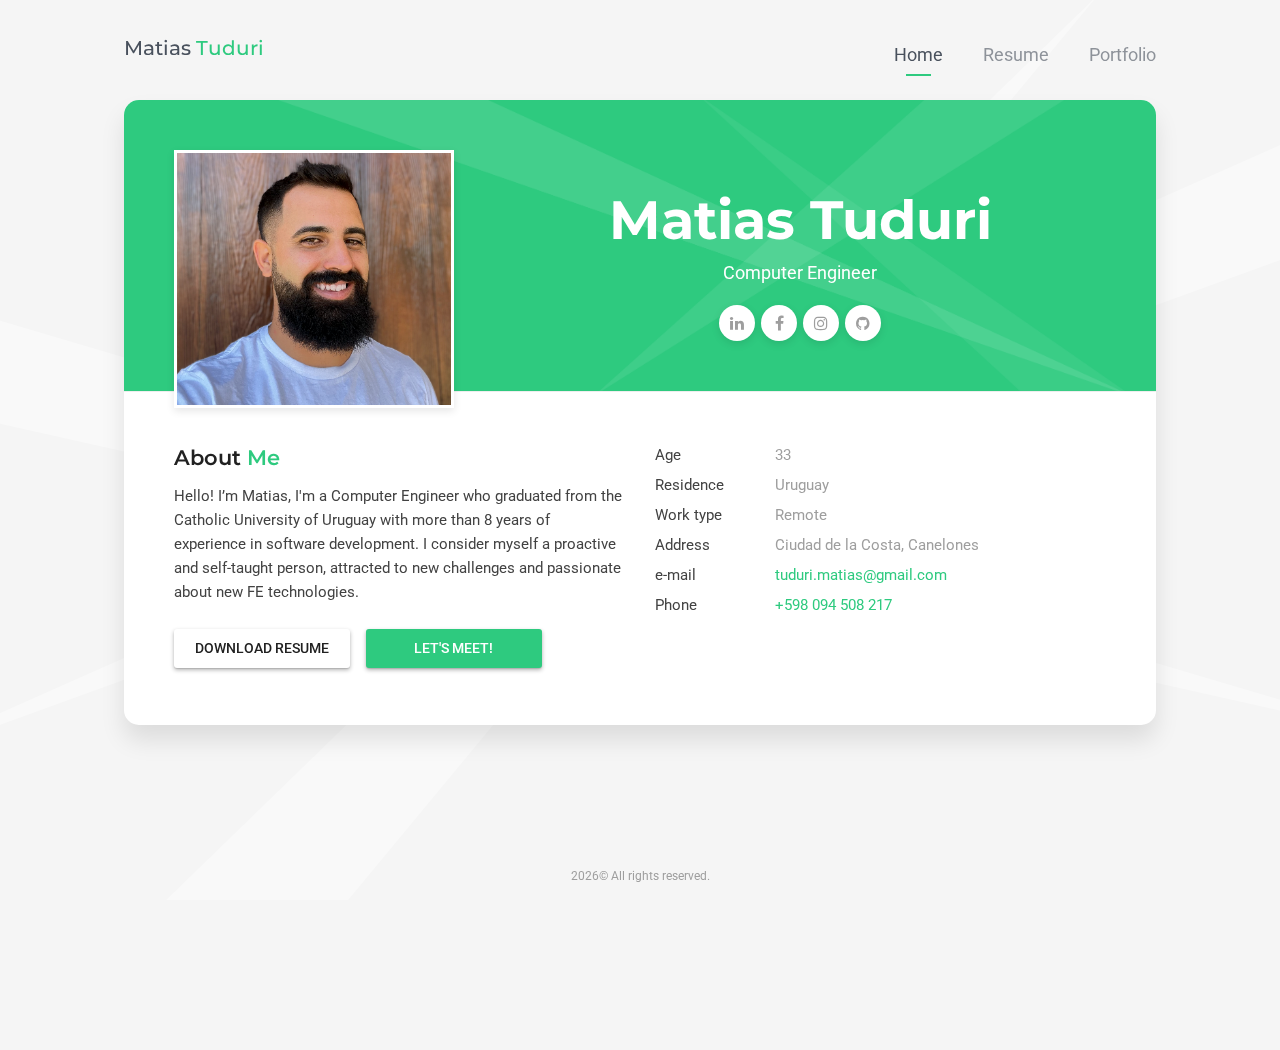
<file: index.html>
<!DOCTYPE html>
<html lang="en" class="no-js">

<head>
    <meta charset="UTF-8" />
    <meta http-equiv="X-UA-Compatible" content="IE=edge">
    <title>Matias Tudurí</title>
    <meta name="viewport" content="width=device-width, initial-scale=1, maximum-scale=1" />
    <meta name="description" content="Matías Tudurí Resume / CV " />
    <meta name="keywords" content="Matías, Tudurí, Engineer, Software, frontend, developer, CV, Resume" />
    <meta name="author" content="Matías, Tudurí" />
    <link rel="shortcut icon" href="favicon.ico">
    <link rel="stylesheet" href="css/bootstrap.min.css" type="text/css">
    <link rel="stylesheet" href="css/normalize.css" type="text/css">
    <link rel="stylesheet" href="css/animate.css" type="text/css">
    <link rel="stylesheet" href="css/transition-animations.css" type="text/css">
    <link rel="stylesheet" href="css/owl.carousel.css" type="text/css">
    <link rel="stylesheet" href="css/magnific-popup.css" type="text/css">
    <link rel="stylesheet" href="css/main-green.css" type="text/css">

    <script src="js/jquery-2.1.3.min.js"></script>
    <script src="js/modernizr.custom.js"></script>
</head>

<body class="material-template">
    <!-- Loading animation -->
    <div class="preloader">
        <div class="preloader-animation">
            <div class="preloader-spinner">
            </div>
        </div>
    </div>
    <!-- /Loading animation -->

    <div id="page" class="page">
        <!-- Header -->
        <header id="site_header" class="header mobile-menu-hide">
            <div class="header-content">
                <div class="site-title-block mobile-hidden">
                    <div class="site-title">Matias <span>Tuduri</span></div>
                </div>

                <!-- Navigation -->
                <div class="site-nav">
                    <!-- Main menu -->
                    <ul id="nav" class="site-main-menu">
                        <li>
                            <a class="pt-trigger" href="#home">Home</a>
                        </li>
                        <li>
                            <a class="pt-trigger" href="#resume">Resume</a>
                        </li>
                        <li>
                            <a class="pt-trigger" href="#portfolio">Portfolio</a>
                        </li>
                    </ul>
                    <!-- /Main menu -->
                </div>
                <!-- Navigation -->
            </div>
        </header>
        <!-- /Header -->

        <!-- Mobile Header -->
        <div class="mobile-header mobile-visible">
            <div class="mobile-logo-container">
                <div class="mobile-site-title">Matías Tudurí</div>
            </div>

            <a class="menu-toggle mobile-visible">
                <i class="fa fa-bars"></i>
            </a>
        </div>
        <!-- /Mobile Header -->

        <!-- Main Content -->
        <div id="main" class="site-main">
            <!-- Page changer wrapper -->
            <div class="pt-wrapper">
                <!-- Subpages -->
                <div class="subpages">

                    <!-- Home Subpage -->
                    <section class="pt-page" data-id="home">
                        <div class="section-inner start-page-content">
                            <div class="page-header">
                                <div class="row">
                                    <div class="col-sm-4 col-md-4 col-lg-4">
                                        <div class="photo">
                                            <img src="images/profile.png" alt="">
                                        </div>
                                    </div>

                                    <div class="col-sm-8 col-md-8 col-lg-8">
                                        <div class="title-block">
                                            <h1>Matias Tuduri</h1>
                                            <div class="owl-carousel text-rotation">
                                                <div class="item">
                                                    <div class="sp-subtitle">Computer Engineer</div>
                                                </div>
                                                <div class="item">
                                                    <div class="sp-subtitle">Lead Frontend Engineer</div>
                                                </div>
                                            </div>
                                        </div>

                                        <div class="social-links">
                                            <a href="https://www.linkedin.com/in/mat%C3%ADas-tudur%C3%AD-194b0488/"
                                                target="_blank"><i class="fa fa-linkedin"></i></a>
                                            <a href="https://www.facebook.com/Maa77" target="_blank"><i
                                                    class="fa fa-facebook"></i></a>
                                            <a href="https://www.instagram.com/matias_tuduri" target="_blank"><i
                                                    class="fa fa-instagram"></i></a>
                                            <a href="https://github.com/mtuduri" target="_blank"><i
                                                    class="fa fa-github"></i></a>
                                        </div>
                                    </div>
                                </div>
                            </div>

                            <div class="page-content">
                                <div class="row">

                                    <div class="col-sm-6 col-md-6 col-lg-6">
                                        <div class="about-me">
                                            <div class="block-title">
                                                <h3>About <span>Me</span></h3>
                                            </div>
                                            <p>Hello! I’m Matias, I'm a Computer Engineer who graduated from the
                                                Catholic University of Uruguay with more than 8 years of experience in
                                                software development. I consider myself a proactive and self-taught
                                                person, attracted to new challenges
                                                and passionate about new FE technologies.
                                            </p>
                                        </div>
                                        <div class="home-actions">
                                            <div class="download-resume">
                                                <a href="" class="btn btn-secondary">Download Resume</a>
                                            </div>
                                            <div class="lets-meet">
                                                <a href="https://calendly.com/tuduri-matias"
                                                    class="btn btn-primary">Let's
                                                    meet!</a>
                                            </div>
                                        </div>
                                    </div>

                                    <div class="col-sm-6 col-md-6 col-lg-6">
                                        <ul class="info-list">
                                            <li><span class="title">Age</span><span class="value" id="age"></span></li>
                                            <li><span class="title">Residence</span><span class="value">Uruguay</span>
                                            </li>
                                            <li><span class="title">Work type</span><span class="value">Remote</span>
                                            </li>
                                            <li><span class="title">Address</span><span class="value">Ciudad de la
                                                    Costa,
                                                    Canelones</span></li>
                                            <li><span class="title">e-mail</span><span class="value"><a
                                                        href="mailto:tuduri.matias@gmail.com">tuduri.matias@gmail.com</a></span>
                                            </li>
                                            <li><span class="title">Phone</span><span class="value"><a
                                                        href="https://api.whatsapp.com/send?phone=598094508217">+598 094
                                                        508 217</a></span>
                                            </li>
                                        </ul>
                                    </div>

                                </div>
                            </div>
                        </div>
                    </section>
                    <!-- End of Home Subpage -->

                    <!-- Resume Subpage -->
                    <section class="pt-page" data-id="resume">
                        <div class="section-inner custom-page-content">
                            <div class="page-header color-1">
                                <h2>Resume</h2>
                            </div>
                            <div class="page-content">

                                <div class="row">
                                    <div class="col-sm-6 col-md-6 col-lg-6">
                                        <div class="block">
                                            <div class="block-title">
                                                <h3>Education</h3>
                                            </div>

                                            <div class="timeline">
                                                <!-- Education 1 -->
                                                <div class="timeline-item">
                                                    <h4 class="item-title">Computer Engineer Degree</h4>
                                                    <span class="item-period">2011 - 2017</span>
                                                    <span class="item-small">Catholic University of Uruguay</span>
                                                    <p class="item-description">A solid technical, scientific and
                                                        management
                                                        training, which brings together the best practices at
                                                        international
                                                        level, with the capacity to act in diverse areas of computer
                                                        science, such as programming, analysis, design, resource
                                                        management
                                                        and management.</p>
                                                </div>
                                                <!-- / Education 1 -->

                                                <!-- Education 2 -->
                                                <div class="timeline-item">
                                                    <h4 class="item-title">Bachelor´s Degre</h4>
                                                    <span class="item-period">2011 - 2016</span>
                                                    <span class="item-small">Catholic University of Uruguay</span>
                                                    <p class="item-description">This career combines a strong training
                                                        in
                                                        Computer Science, especially in Programming and Software
                                                        Engineering, with a solid background in administration,
                                                        management
                                                        and business.</p>
                                                </div>
                                                <!-- / Education 2 -->

                                                <!-- Education 3 -->
                                                <div class="timeline-item">
                                                    <h4 class="item-title">University Degree</h4>
                                                    <span class="item-period">2011 - 2014</span>
                                                    <span class="item-small">Catholic University of Uruguay</span>
                                                    <p class="item-description">At the end of the third year of my
                                                        University career, I obtained the intermediate title.</p>
                                                </div>
                                                <!-- / Education 3 -->
                                            </div>
                                        </div>
                                    </div>

                                    <div class="col-sm-6 col-md-6 col-lg-6">
                                        <div class="block">
                                            <div class="block-title">
                                                <h3>Experience</h3>
                                            </div>

                                            <div class="timeline">
                                                <!-- Experience 1 -->
                                                <div class="timeline-item">
                                                    <h4 class="item-title">Frontend Engineer</h4>
                                                    <span class="item-period">Sep 2021 - Present</span>
                                                    <a href="https://trupropel.com/" target="_blank"><span
                                                            class="item-small">Truepropel</span></a>
                                                    <p class="item-description">
                                                        Trupropel is a software factory with a main focus on the
                                                        automotive industry.
                                                        <br>
                                                        <br>
                                                        At Trupropel I work as a Sr Frontend Engineer, contributing my
                                                        experience and knowledge in the automotive area, helping to
                                                        create the foundations of frontend projects, as well as helping
                                                        other frontend members grow and achieve their goals.
                                                    </p>
                                                </div>
                                                <!-- Experience 1 -->
                                                <!-- Experience 1 -->
                                                <div class="timeline-item">
                                                    <h4 class="item-title">Sr Frontend Engineer</h4>
                                                    <span class="item-period">Sep 2020 - Oct 2021</span>
                                                    <a href="https://ujet.cx/" target="_blank"><span
                                                            class="item-small">ujet.cx</span></a>
                                                    <p class="item-description">
                                                        UJET is a cloud contact center platform. UJET unifies the
                                                        enterprise
                                                        brand experience across sales, marketing, and support,
                                                        eliminating the frustration of channel switching between voice,
                                                        digital, and self-service for consumers.
                                                        <br>
                                                        <br>
                                                        Started as a Frontend Engineer and quickly promoted to Sr.
                                                        Frontend Engineer, In UJET I was a key member not only for the
                                                        maintenance of its platform but for the development of new
                                                        functionalities and continuous improvement of it.
                                                    </p>
                                                </div>
                                                <!-- Experience 1 -->
                                                <!-- Experience 1 -->
                                                <div class="timeline-item">
                                                    <h4 class="item-title">Lead Frontend Engineer</h4>
                                                    <span class="item-period">Oct 2017 - Aug 2020</span>
                                                    <a href="https://www.theappraisallane.com" target="_blank"><span
                                                            class="item-small">TheAppraisalLane</span></a>
                                                    <p class="item-description">
                                                        The Appraisal Lane is a real-time used car community and
                                                        marketplace. It allows consumers and dealers to submit used
                                                        vehicles for Guaranteed Appraisals.
                                                        <br>
                                                        <br>
                                                        In TAL I started working as a Sr Frontend Engineer and
                                                        gradually began to take team leadership responsibilities, taking
                                                        architecture decisions as well as working closely with each
                                                        member of my team, providing support and knowledge, constantly.
                                                        I also worked along with the product team and designers
                                                        providing guidance and advising them on how to approach new
                                                        product features.
                                                    </p>
                                                </div>
                                                <!-- Experience 1 -->
                                                <div class="timeline-item">
                                                    <h4 class="item-title">Full Stack Software Engineer</h4>
                                                    <span class="item-period">Mar 2017 - Mar 2019</span>
                                                    <a href="https://idatosabiertos.org/" target="_blank"><span
                                                            class="item-small">ILDA</span></a>
                                                    <p class="item-description">
                                                        ILDA is a project that seeks to understand and promote the
                                                        policies and use of open data in
                                                        Latin America.
                                                        <br>
                                                        <br>
                                                        At ILDA I wasn’t just a developer, I helped them to build the
                                                        organization from scratch, starting from its infrastructure and
                                                        applications up to provide advice and guidance to promote the
                                                        use of open data.
                                                    </p>
                                                </div>

                                                <div class="timeline">
                                                    <!-- Experience 1 -->
                                                    <div class="timeline-item">
                                                        <h4 class="item-title">Frontend Engineer</h4>
                                                        <span class="item-period">Mar 2016 - Oct 2017</span>
                                                        <a href="https://www.verifone.com/en/us" target="_blank"><span
                                                                class="item-small">Verifone</span></a>
                                                        <p class="item-description">
                                                            Verifone provides technology for electronic payment
                                                            transactions and value-added services at the point-of-sale.
                                                            <br>
                                                            <br>
                                                            Started as a Frontend Engineer, but attracted to technical
                                                            leadership.
                                                            At Verifone, I had my first opportunity to fully focus on
                                                            frontend development and become a leader.
                                                        </p>
                                                    </div>
                                                    <!-- / Experience 1 -->

                                                    <!-- Experience 2 -->
                                                    <div class="timeline-item">
                                                        <h4 class="item-title">Software Engineer</h4>
                                                        <span class="item-period">Feb 2015 - Mar 2016</span>
                                                        <a href="https://lithiumsoft.com/" target="_blank"><span
                                                                class="item-small">Lihtium
                                                                Software</span></a>
                                                        <p class="item-description">
                                                            Lithium is a software factory company focused on developing
                                                            high-value solutions.
                                                            <br>
                                                            <br>
                                                            At Lithium, I had the chance to be part of many projects as
                                                            well as learn different technologies.
                                                            I performed web and mobile development, with a special focus
                                                            on Business Process Management solutions.
                                                        </p>
                                                    </div>
                                                    <!-- / Experience 2 -->

                                                    <!-- Experience 3 -->
                                                    <div class="timeline-item">
                                                        <h4 class="item-title">Microsoft Student Partner</h4>
                                                        <span class="item-period">Aug 2014 - Jan 2017</span>
                                                        <a href="https://studentpartners.microsoft.com/en-us"
                                                            target="_blank"><span
                                                                class="item-small">Microsoft</span></a>
                                                        <p class="item-description">
                                                            Microsoft student sponsorship to study their latest
                                                            technologies and share that knowledge
                                                            among the academic community, arranging courses, giving
                                                            presentations and
                                                            initiating projects.
                                                        </p>
                                                    </div>
                                                    <!-- / Experience 3 -->
                                                </div>
                                            </div>
                                        </div>
                                    </div>

                                    <div class="row">
                                        <div class="col-sm-6 col-md-6 col-lg-6">
                                            <div class="block">
                                                <div class="block-title">
                                                    <h3>Coding <span>Skills</span></h3>
                                                </div>

                                                <div class="skills-info">

                                                    <h4>ReactJS</h4>
                                                    <div class="skill-container">
                                                        <div class="skill-percentage skill-6"></div>
                                                    </div>

                                                    <h4>React Native</h4>
                                                    <div class="skill-container">
                                                        <div class="skill-percentage skill-6"></div>
                                                    </div>

                                                    <h4>Angular</h4>
                                                    <div class="skill-container">
                                                        <div class="skill-percentage skill-6"></div>
                                                    </div>

                                                    <h4>AngularJS</h4>
                                                    <div class="skill-container">
                                                        <div class="skill-percentage skill-6"></div>
                                                    </div>

                                                    <h4>Ionic</h4>
                                                    <div class="skill-container">
                                                        <div class="skill-percentage skill-3"></div>
                                                    </div>

                                                    <h4>Vue</h4>
                                                    <div class="skill-container">
                                                        <div class="skill-percentage skill-3"></div>
                                                    </div>

                                                    <h4>JavaScript/TypeScript</h4>
                                                    <div class="skill-container">
                                                        <div class="skill-percentage skill-6"></div>
                                                    </div>

                                                    <h4>HTML5</h4>
                                                    <div class="skill-container">
                                                        <div class="skill-percentage skill-6"></div>
                                                    </div>

                                                    <h4>CSS3/LESS/SASS</h4>
                                                    <div class="skill-container">
                                                        <div class="skill-percentage skill-6"></div>
                                                    </div>

                                                    <h4>Webpack/Grunt/Gulp/Rollup</h4>
                                                    <div class="skill-container">
                                                        <div class="skill-percentage skill-6"></div>
                                                    </div>

                                                    <h4>NodeJS</h4>
                                                    <div class="skill-container">
                                                        <div class="skill-percentage skill-4"></div>
                                                    </div>

                                                    <h4>Ruby</h4>
                                                    <div class="skill-container">
                                                        <div class="skill-percentage skill-2"></div>
                                                    </div>

                                                    <h4>Python</h4>
                                                    <div class="skill-container">
                                                        <div class="skill-percentage skill-2"></div>
                                                    </div>

                                                </div>

                                            </div>
                                        </div>
                                        <div class="col-sm-6 col-md-6 col-lg-6">
                                            <div class="block">
                                                <div class="block-title">
                                                    <h3>General <span>Skills</span></h3>
                                                </div>

                                                <div class="skills-info">
                                                    <h4>Software architecture</h4>
                                                    <div class="skill-container">
                                                        <div class="skill-percentage skill-6"></div>
                                                    </div>

                                                    <h4>Team Leadership</h4>
                                                    <div class="skill-container">
                                                        <div class="skill-percentage skill-6"></div>
                                                    </div>

                                                    <h4>Agile development practices</h4>
                                                    <div class="skill-container">
                                                        <div class="skill-percentage skill-6"></div>
                                                    </div>
                                                </div>

                                            </div>

                                            <div class="block">
                                                <div class="block-title">
                                                    <h3>Other <span>Skills</span></h3>
                                                </div>

                                                <div class="skills-info">
                                                    <h4>Docker</h4>
                                                    <div class="skill-container">
                                                        <div class="skill-percentage skill-5"></div>
                                                    </div>

                                                    <h4>CI/CD</h4>
                                                    <div class="skill-container">
                                                        <div class="skill-percentage skill-5"></div>
                                                    </div>

                                                    <h4>Scripting</h4>
                                                    <div class="skill-container">
                                                        <div class="skill-percentage skill-3"></div>
                                                    </div>

                                                    <h4>AWS</h4>
                                                    <div class="skill-container">
                                                        <div class="skill-percentage skill-3"></div>
                                                    </div>

                                                    <h4>Heroku</h4>
                                                    <div class="skill-container">
                                                        <div class="skill-percentage skill-2"></div>
                                                    </div>

                                                    <h4>Windows Azure</h4>
                                                    <div class="skill-container">
                                                        <div class="skill-percentage skill-4"></div>
                                                    </div>
                                                </div>

                                            </div>
                                        </div>

                                    </div>

                                    <div class="row">
                                        <div class="col-sm-12 col-md-12 col-lg-12">
                                            <div class="block">
                                                <div class="center download-resume">
                                                    <a href="#" class="btn btn-secondary">Download Resume</a>
                                                </div>
                                            </div>
                                        </div>
                                    </div>

                                </div>
                            </div>
                    </section>
                    <!-- End of Resume Subpage -->

                    <!-- Portfolio Subpage -->
                    <section class="pt-page" data-id="portfolio">
                        <div class="section-inner custom-page-content">
                            <div class="page-header color-1">
                                <h2>Portfolio</h2>
                            </div>
                            <div class="page-content">

                                <!-- Portfolio Content -->
                                <div class="portfolio-content">

                                    <!-- Portfolio filter -->
                                    <ul id="portfolio_filters" class="portfolio-filters">
                                        <li class="active">
                                            <a class="filter btn btn-sm btn-link active" data-group="all">All</a>
                                        </li>
                                        <li>
                                            <a class="filter btn btn-sm btn-link" data-group="tp">TP</a>
                                        </li>
                                        <li>
                                            <a class="filter btn btn-sm btn-link" data-group="ujet">UJET</a>
                                        </li>
                                        <li>
                                            <a class="filter btn btn-sm btn-link" data-group="tal">TAL</a>
                                        </li>
                                        <li>
                                            <a class="filter btn btn-sm btn-link" data-group="ilda">ILDA</a>
                                        </li>
                                        <li>
                                            <a class="filter btn btn-sm btn-link" data-group="verifone">Verifone</a>
                                        </li>
                                        <li>
                                            <a class="filter btn btn-sm btn-link" data-group="lithium">Lithium</a>
                                        </li>
                                        <li>
                                            <a class="filter btn btn-sm btn-link" data-group="university">University</a>
                                        </li>
                                        <li>
                                            <a class="filter btn btn-sm btn-link" data-group="microsoft">Microsoft</a>
                                        </li>
                                    </ul>
                                    <!-- End of Portfolio filter -->

                                    <!-- Portfolio Grid -->
                                    <div id="portfolio_grid" class="portfolio-grid portfolio-masonry masonry-grid-3">

                                        <figure class="item" data-groups='["all", "ujet"]'>
                                            <a href="https://www.youtube.com/embed/tU8vJJO1J9E"
                                                class="lightbox mfp-iframe">
                                                <img src="images/portfolio/ujet.webp" alt="">
                                                <div>
                                                    <h5 class="name">CCaaS 3.0 - The World’s Most Advanced Contact
                                                        Center
                                                    </h5>
                                                    <small>ujet.cx</small>
                                                    <i class="fa fa-video-camera"></i>
                                                </div>
                                            </a>
                                        </figure>

                                        <figure class="item" data-groups='["all", "ilda"]'>
                                            <a class="ajax-page-load" href="atuservicio.html">
                                                <img src="images/portfolio/atuservicio.png" alt="">
                                                <div>
                                                    <h5 class="name">A Tu Servicio</h5>
                                                    <small>ILDA</small>
                                                    <i class="fa fa-link"></i>
                                                </div>
                                            </a>
                                        </figure>

                                        <figure class="item" data-groups='["all", "microsoft"]'>
                                            <a href="https://www.youtube.com/embed/MOGCBa88BDo"
                                                class="lightbox mfp-iframe">
                                                <img src="images/portfolio/webinar.jpg" alt="">
                                                <div>
                                                    <h5 class="name">Webinar Unity 3D</h5>
                                                    <small>Microsoft</small>
                                                    <i class="fa fa-video-camera"></i>
                                                </div>
                                            </a>
                                        </figure>

                                        <figure class="item" data-groups='["all", "lithium"]'>
                                            <a href="https://www.flokzu.com/">
                                                <img src="images/portfolio/flokzu.png" alt="">
                                                <div>
                                                    <h5 class="name">Flokzu</h5>
                                                    <small>Lithium</small>
                                                    <i class="fa fa-link"></i>
                                                </div>
                                            </a>
                                        </figure>

                                        <figure class="item" data-groups='["all","tp"]'>
                                            <a class="ajax-page-load" href="tradex.html">
                                                <img src="images/portfolio/tradex1.png" alt="">
                                                <div>
                                                    <h5 class="name">Tradex</h5>
                                                    <small>TP</small>
                                                    <i class="fa fa-link"></i>
                                                </div>
                                            </a>
                                        </figure>

                                        <figure class="item" data-groups='["all", "lithium"]'>
                                            <a href="https://www.integradoc.com/">
                                                <img src="images/portfolio/integradoc.png" alt="">
                                                <div>
                                                    <h5 class="name">Integradoc</h5>
                                                    <small>Lithium</small>
                                                    <i class="fa fa-link"></i>
                                                </div>
                                            </a>
                                        </figure>

                                        <figure class="item" data-groups='["all", "tal"]'>
                                            <a class="ajax-page-load" href="tal-admin.html">
                                                <img src="images/portfolio/admin.png" alt="">
                                                <div>
                                                    <h5 class="name">TAL Admin</h5>
                                                    <small>TAL</small>
                                                    <i class="fa fa-link"></i>
                                                </div>
                                            </a>
                                        </figure>

                                        <figure class="item" data-groups='["all", "university"]'>
                                            <a class="ajax-page-load" href="caras.html">
                                                <img src="images/portfolio/caras.png" alt="">
                                                <div>
                                                    <h5 class="name">Degree Project on Artificial Vision</h5>
                                                    <small>University</small>
                                                    <i class="fa fa-link"></i>
                                                </div>
                                            </a>
                                        </figure>

                                        <figure class="item" data-groups='["all",  "ilda"]'>
                                            <a class="ajax-page-load" href="condatos-abrelatam.html">
                                                <img src="images/portfolio/abrelatam.png" alt="">
                                                <div>
                                                    <h5 class="name">ConDatos & AbreLatam</h5>
                                                    <small>ILDA</small>
                                                    <i class="fa fa-link"></i>
                                                </div>
                                            </a>
                                        </figure>

                                        <figure class="item" data-groups='["all","verifone"]'>
                                            <a class="ajax-page-load" href="merchantportal.html">
                                                <img src="images/portfolio/merchantportal.png" alt="">
                                                <div>
                                                    <h5 class="name">Verifone Merchant Portal</h5>
                                                    <small>Verifone</small>
                                                    <i class="fa fa-file-text-o"></i>
                                                </div>
                                            </a>
                                        </figure>

                                        <figure class="item" data-groups='["all", "tal"]'>
                                            <a class="ajax-page-load" href="tal-dealers.html">
                                                <img src="images/portfolio/dealers.png" alt="">
                                                <div>buycon
                                                    <h5 class="name">TAL Dealers</h5>
                                                    <small>TAL</small>
                                                    <i class="fa fa-link"></i>
                                                </div>
                                            </a>
                                        </figure>

                                        <figure class="item" data-groups='["all", "tal"]'>
                                            <a class="ajax-page-load" href="tal-buyers.html">
                                                <img src="images/portfolio/buyers.png" alt="">
                                                <div>
                                                    <h5 class="name">TAL Buyers</h5>
                                                    <small>TAL</small>
                                                    <i class="fa fa-link"></i>
                                                </div>
                                            </a>
                                        </figure>

                                        <figure class="item" data-groups='["all", "tal"]'>
                                            <a class="ajax-page-load" href="tal-valuation.html">
                                                <img src="images/portfolio/valuation.png" alt="">
                                                <div>
                                                    <h5 class="name">TAL Valuation</h5>
                                                    <small>TAL</small>
                                                    <i class="fa fa-link"></i>
                                                </div>
                                            </a>
                                        </figure>

                                        <figure class="item" data-groups='["all","ilda"]'>
                                            <a class="ajax-page-load" href="riga.html">
                                                <img src="images/portfolio/riga.png" alt="">
                                                <div>
                                                    <h5 class="name">RIGA</h5>
                                                    <small>ILDA</small>
                                                    <i class="fa fa-link"></i>
                                                </div>
                                            </a>
                                        </figure>

                                        <figure class="item" data-groups='["all","tal"]'>
                                            <a class="ajax-page-load" href="tal-widget.html">
                                                <img src="images/portfolio/widget.png" alt="">
                                                <div>
                                                    <h5 class="name">TAL Widget</h5>
                                                    <small>TAL</small>
                                                    <i class="fa fa-link"></i>
                                                </div>
                                            </a>
                                        </figure>
                                    </div>
                                    <!-- /Portfolio Grid -->

                                </div>
                                <!-- /Portfolio Content -->
                            </div>
                        </div>
                    </section>
                    <!-- /Portfolio Subpage -->

                </div>
            </div>
            <!-- /Page changer wrapper -->
        </div>
        <!-- /Main Content -->
    </div>
    <footer>
        <div id="copyRight" class="copyrights">© All rights reserved.</div>
    </footer>

    <script type="text/javascript" src="js/bootstrap.min.js"></script>
    <script type="text/javascript" src="js/pages-switcher.js"></script>
    <script type="text/javascript" src="js/imagesloaded.pkgd.min.js"></script>
    <script type="text/javascript" src="js/jquery.shuffle.min.js"></script>
    <script type="text/javascript" src="js/masonry.pkgd.min.js"></script>
    <script type="text/javascript" src="js/owl.carousel.min.js"></script>
    <script type="text/javascript" src="js/jquery.magnific-popup.min.js"></script>
    <script type="text/javascript" src="js/jquery.hoverdir.js"></script>
    <script type="text/javascript" src="js/main.js"></script>
    <script>(function () {
            function getAge(dateString) {
                var today = new Date();
                var birthDate = new Date(dateString);
                var age = today.getFullYear() - birthDate.getFullYear();
                var m = today.getMonth() - birthDate.getMonth();
                if (m < 0 || (m === 0 && today.getDate() < birthDate.getDate())) {
                    age--;
                }
                return age;
            }
            function getYear() {
                var today = new Date();
                return today.getFullYear();
            }
            var myAge = getAge("12/05/1992");
            $('#age').text(myAge);
            var year = getYear();
            $('#copyRight').text(year + '© All rights reserved.')
        })()
    </script>
</body>

</html>
</file>
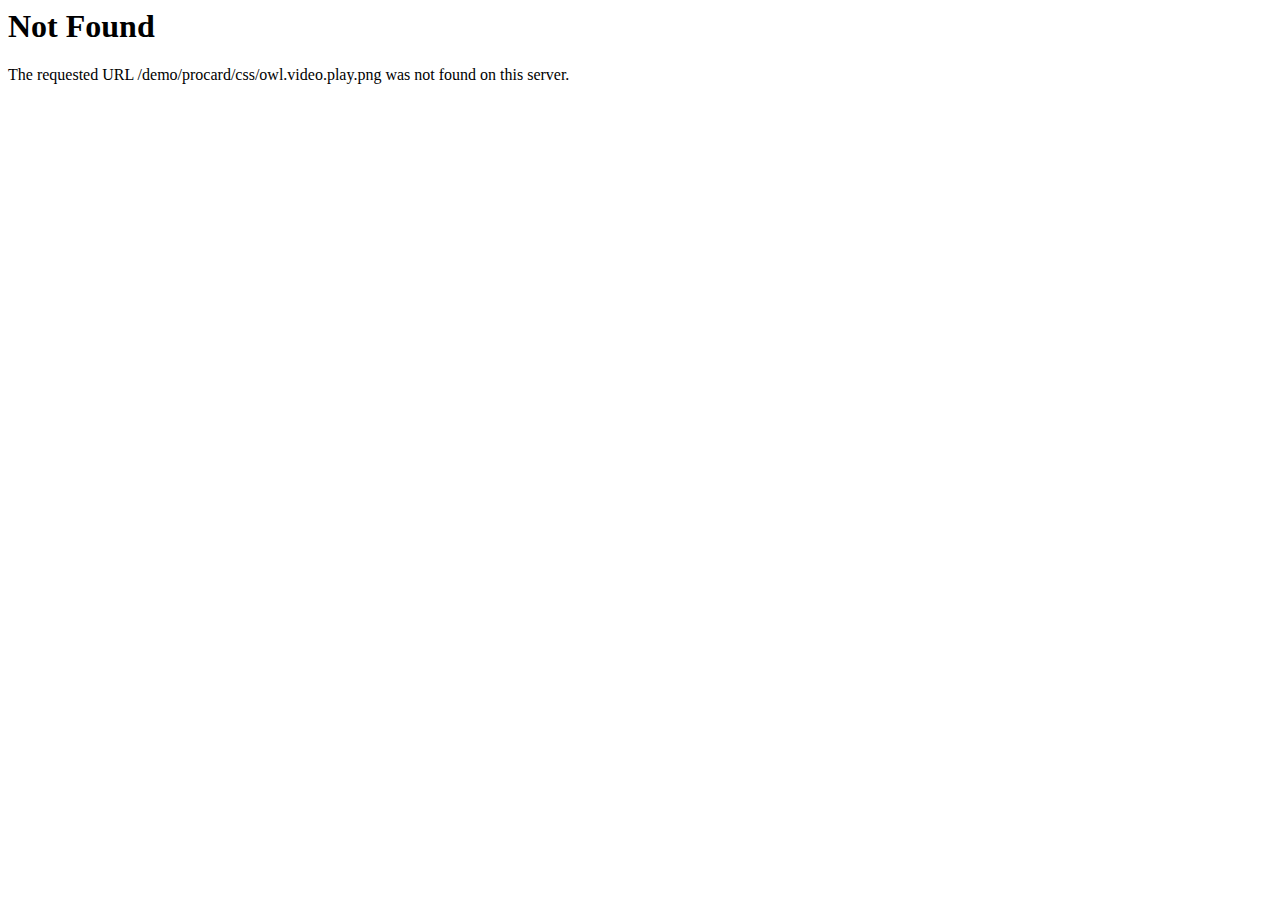
<file: css/owl.video.play.html>
<!DOCTYPE HTML PUBLIC "-//IETF//DTD HTML 2.0//EN">
<html><head>
<title>404 Not Found</title>
</head><body>
<h1>Not Found</h1>
<p>The requested URL /demo/procard/css/owl.video.play.png was not found on this server.</p>
</body></html>
</file>
<file: css/transition-animations.css>
/* animation sets */

/* move from / to  */

.pt-page-moveToLeft {
	-webkit-animation: moveToLeft .6s ease both;
	animation: moveToLeft .6s ease both;
}

.pt-page-moveFromLeft {
	-webkit-animation: moveFromLeft .6s ease both;
	animation: moveFromLeft .6s ease both;
}

.pt-page-moveToRight {
	-webkit-animation: moveToRight .6s ease both;
	animation: moveToRight .6s ease both;
}

.pt-page-moveFromRight {
	-webkit-animation: moveFromRight .6s ease both;
	animation: moveFromRight .6s ease both;
}

.pt-page-moveToTop {
	-webkit-animation: moveToTop .6s ease both;
	animation: moveToTop .6s ease both;
}

.pt-page-moveFromTop {
	-webkit-animation: moveFromTop .6s ease both;
	animation: moveFromTop .6s ease both;
}

.pt-page-moveToBottom {
	-webkit-animation: moveToBottom .6s ease both;
	animation: moveToBottom .6s ease both;
}

.pt-page-moveFromBottom {
	-webkit-animation: moveFromBottom .6s ease both;
	animation: moveFromBottom .6s ease both;
}

/* fade */

.pt-page-fade {
	-webkit-animation: fade .7s ease both;
	animation: fade .7s ease both;
}

/* move from / to and fade */

.pt-page-moveToLeftFade {
	-webkit-animation: moveToLeftFade .7s ease both;
	animation: moveToLeftFade .7s ease both;
}

.pt-page-moveFromLeftFade {
	-webkit-animation: moveFromLeftFade .7s ease both;
	animation: moveFromLeftFade .7s ease both;
}

.pt-page-moveToRightFade {
	-webkit-animation: moveToRightFade .7s ease both;
	animation: moveToRightFade .7s ease both;
}

.pt-page-moveFromRightFade {
	-webkit-animation: moveFromRightFade .7s ease both;
	animation: moveFromRightFade .7s ease both;
}

.pt-page-moveToTopFade {
	-webkit-animation: moveToTopFade .7s ease both;
	animation: moveToTopFade .7s ease both;
}

.pt-page-moveFromTopFade {
	-webkit-animation: moveFromTopFade .7s ease both;
	animation: moveFromTopFade .7s ease both;
}

.pt-page-moveToBottomFade {
	-webkit-animation: moveToBottomFade .7s ease both;
	animation: moveToBottomFade .7s ease both;
}

.pt-page-moveFromBottomFade {
	-webkit-animation: moveFromBottomFade .7s ease both;
	animation: moveFromBottomFade .7s ease both;
}

/* move to with different easing */

.pt-page-moveToLeftEasing {
	-webkit-animation: moveToLeft .7s ease-in-out both;
	animation: moveToLeft .7s ease-in-out both;
}
.pt-page-moveToRightEasing {
	-webkit-animation: moveToRight .7s ease-in-out both;
	animation: moveToRight .7s ease-in-out both;
}
.pt-page-moveToTopEasing {
	-webkit-animation: moveToTop .7s ease-in-out both;
	animation: moveToTop .7s ease-in-out both;
}
.pt-page-moveToBottomEasing {
	-webkit-animation: moveToBottom .7s ease-in-out both;
	animation: moveToBottom .7s ease-in-out both;
}

/********************************* keyframes **************************************/

/* move from / to  */

@-webkit-keyframes moveToLeft {
	from { }
	to { -webkit-transform: translateX(-100%); }
}
@keyframes moveToLeft {
	from { }
	to { -webkit-transform: translateX(-100%); transform: translateX(-100%); }
}

@-webkit-keyframes moveFromLeft {
	from { -webkit-transform: translateX(-100%); }
}
@keyframes moveFromLeft {
	from { -webkit-transform: translateX(-100%); transform: translateX(-100%); }
}

@-webkit-keyframes moveToRight { 
	from { }
	to { -webkit-transform: translateX(100%); }
}
@keyframes moveToRight { 
	from { }
	to { -webkit-transform: translateX(100%); transform: translateX(100%); }
}

@-webkit-keyframes moveFromRight {
	from { -webkit-transform: translateX(100%); }
}
@keyframes moveFromRight {
	from { -webkit-transform: translateX(100%); transform: translateX(100%); }
}

@-webkit-keyframes moveToTop {
	from { }
	to { -webkit-transform: translateY(-100%); }
}
@keyframes moveToTop {
	from { }
	to { -webkit-transform: translateY(-100%); transform: translateY(-100%); }
}

@-webkit-keyframes moveFromTop {
	from { -webkit-transform: translateY(-100%); }
}
@keyframes moveFromTop {
	from { -webkit-transform: translateY(-100%); transform: translateY(-100%); }
}

@-webkit-keyframes moveToBottom {
	from { }
	to { -webkit-transform: translateY(100%); }
}
@keyframes moveToBottom {
	from { }
	to { -webkit-transform: translateY(100%); transform: translateY(100%); }
}

@-webkit-keyframes moveFromBottom {
	from { -webkit-transform: translateY(100%); }
}
@keyframes moveFromBottom {
	from { -webkit-transform: translateY(100%); transform: translateY(100%); }
}

/* fade */

@-webkit-keyframes fade {
	from { }
	to { opacity: 0.3; }
}
@keyframes fade {
	from { }
	to { opacity: 0.3; }
}

/* move from / to and fade */

@-webkit-keyframes moveToLeftFade {
	from { }
	to { opacity: 0.3; -webkit-transform: translateX(-100%); }
}
@keyframes moveToLeftFade {
	from { }
	to { opacity: 0.3; -webkit-transform: translateX(-100%); transform: translateX(-100%); }
}

@-webkit-keyframes moveFromLeftFade {
	from { opacity: 0.3; -webkit-transform: translateX(-100%); }
}
@keyframes moveFromLeftFade {
	from { opacity: 0.3; -webkit-transform: translateX(-100%); transform: translateX(-100%); }
}

@-webkit-keyframes moveToRightFade {
	from { }
	to { opacity: 0.3; -webkit-transform: translateX(100%); }
}
@keyframes moveToRightFade {
	from { }
	to { opacity: 0.3; -webkit-transform: translateX(100%); transform: translateX(100%); }
}

@-webkit-keyframes moveFromRightFade {
	from { opacity: 0.3; -webkit-transform: translateX(100%); }
}
@keyframes moveFromRightFade {
	from { opacity: 0.3; -webkit-transform: translateX(100%); transform: translateX(100%); }
}

@-webkit-keyframes moveToTopFade {
	from { }
	to { opacity: 0.3; -webkit-transform: translateY(-100%); }
}
@keyframes moveToTopFade {
	from { }
	to { opacity: 0.3; -webkit-transform: translateY(-100%); transform: translateY(-100%); }
}

@-webkit-keyframes moveFromTopFade {
	from { opacity: 0.3; -webkit-transform: translateY(-100%); }
}
@keyframes moveFromTopFade {
	from { opacity: 0.3; -webkit-transform: translateY(-100%); transform: translateY(-100%); }
}

@-webkit-keyframes moveToBottomFade {
	from { }
	to { opacity: 0.3; -webkit-transform: translateY(100%); }
}
@keyframes moveToBottomFade {
	from { }
	to { opacity: 0.3; -webkit-transform: translateY(100%); transform: translateY(100%); }
}

@-webkit-keyframes moveFromBottomFade {
	from { opacity: 0.3; -webkit-transform: translateY(100%); }
}
@keyframes moveFromBottomFade {
	from { opacity: 0.3; -webkit-transform: translateY(100%); transform: translateY(100%); }
}

/* scale and fade */

.pt-page-scaleDown {
	-webkit-animation: scaleDown .7s ease both;
	animation: scaleDown .7s ease both;
}

.pt-page-scaleUp {
	-webkit-animation: scaleUp .7s ease both;
	animation: scaleUp .7s ease both;
}

.pt-page-scaleUpDown {
	-webkit-animation: scaleUpDown .5s ease both;
	animation: scaleUpDown .5s ease both;
}

.pt-page-scaleDownUp {
	-webkit-animation: scaleDownUp .5s ease both;
	animation: scaleDownUp .5s ease both;
}

.pt-page-scaleDownCenter {
	-webkit-animation: scaleDownCenter .4s ease-in both;
	animation: scaleDownCenter .4s ease-in both;
}

.pt-page-scaleUpCenter {
	-webkit-animation: scaleUpCenter .4s ease-out both;
	animation: scaleUpCenter .4s ease-out both;
}

/********************************* keyframes **************************************/

/* scale and fade */

@-webkit-keyframes scaleDown {
	from { }
	to { opacity: 0; -webkit-transform: scale(.8); }
}
@keyframes scaleDown {
	from { }
	to { opacity: 0; -webkit-transform: scale(.8); transform: scale(.8); }
}

@-webkit-keyframes scaleUp {
	from { opacity: 0; -webkit-transform: scale(.8); }
}
@keyframes scaleUp {
	from { opacity: 0; -webkit-transform: scale(.8); transform: scale(.8); }
}

@-webkit-keyframes scaleUpDown {
	from { opacity: 0; -webkit-transform: scale(1.2); }
}
@keyframes scaleUpDown {
	from { opacity: 0; -webkit-transform: scale(1.2); transform: scale(1.2); }
}

@-webkit-keyframes scaleDownUp {
	from { }
	to { opacity: 0; -webkit-transform: scale(1.2); }
}
@keyframes scaleDownUp {
	from { }
	to { opacity: 0; -webkit-transform: scale(1.2); transform: scale(1.2); }
}

@-webkit-keyframes scaleDownCenter {
	from { }
	to { opacity: 0; -webkit-transform: scale(.7); }
}
@keyframes scaleDownCenter {
	from { }
	to { opacity: 0; -webkit-transform: scale(.7); transform: scale(.7); }
}

@-webkit-keyframes scaleUpCenter {
	from { opacity: 0; -webkit-transform: scale(.7); }
}
@keyframes scaleUpCenter {
	from { opacity: 0; -webkit-transform: scale(.7); transform: scale(.7); }
}

/* rotate sides first and scale */

.pt-page-rotateRightSideFirst {
	-webkit-transform-origin: 0% 50%;
	transform-origin: 0% 50%;
	-webkit-animation: rotateRightSideFirst .8s both ease-in;
	animation: rotateRightSideFirst .8s both ease-in;
}
.pt-page-rotateLeftSideFirst {
	-webkit-transform-origin: 100% 50%;
	transform-origin: 100% 50%;
	-webkit-animation: rotateLeftSideFirst .8s both ease-in;
	animation: rotateLeftSideFirst .8s both ease-in;
}
.pt-page-rotateTopSideFirst {
	-webkit-transform-origin: 50% 100%;
	transform-origin: 50% 100%;
	-webkit-animation: rotateTopSideFirst .8s both ease-in;
	animation: rotateTopSideFirst .8s both ease-in;
}
.pt-page-rotateBottomSideFirst {
	-webkit-transform-origin: 50% 0%;
	transform-origin: 50% 0%;
	-webkit-animation: rotateBottomSideFirst .8s both ease-in;
	animation: rotateBottomSideFirst .8s both ease-in;
}

/* flip */

.pt-page-flipOutRight {
	-webkit-transform-origin: 50% 50%;
	transform-origin: 50% 50%;
	-webkit-animation: flipOutRight .5s both ease-in;
	animation: flipOutRight .5s both ease-in;
}
.pt-page-flipInLeft {
	-webkit-transform-origin: 50% 50%;
	transform-origin: 50% 50%;
	-webkit-animation: flipInLeft .5s both ease-out;
	animation: flipInLeft .5s both ease-out;
}
.pt-page-flipOutLeft {
	-webkit-transform-origin: 50% 50%;
	transform-origin: 50% 50%;
	-webkit-animation: flipOutLeft .5s both ease-in;
	animation: flipOutLeft .5s both ease-in;
}
.pt-page-flipInRight {
	-webkit-transform-origin: 50% 50%;
	transform-origin: 50% 50%;
	-webkit-animation: flipInRight .5s both ease-out;
	animation: flipInRight .5s both ease-out;
}
.pt-page-flipOutTop {
	-webkit-transform-origin: 50% 50%;
	transform-origin: 50% 50%;
	-webkit-animation: flipOutTop .5s both ease-in;
	animation: flipOutTop .5s both ease-in;
}
.pt-page-flipInBottom {
	-webkit-transform-origin: 50% 50%;
	transform-origin: 50% 50%;
	-webkit-animation: flipInBottom .5s both ease-out;
	animation: flipInBottom .5s both ease-out;
}
.pt-page-flipOutBottom {
	-webkit-transform-origin: 50% 50%;
	transform-origin: 50% 50%;
	-webkit-animation: flipOutBottom .5s both ease-in;
	animation: flipOutBottom .5s both ease-in;
}
.pt-page-flipInTop {
	-webkit-transform-origin: 50% 50%;
	transform-origin: 50% 50%;
	-webkit-animation: flipInTop .5s both ease-out;
	animation: flipInTop .5s both ease-out;
}

/* rotate fall */

.pt-page-rotateFall {
	-webkit-transform-origin: 0% 0%;
	transform-origin: 0% 0%;
	-webkit-animation: rotateFall 1s both ease-in;
	animation: rotateFall 1s both ease-in;
}

/* rotate newspaper */
.pt-page-rotateOutNewspaper {
	-webkit-transform-origin: 50% 50%;
	transform-origin: 50% 50%;
	-webkit-animation: rotateOutNewspaper .5s both ease-in;
	animation: rotateOutNewspaper .5s both ease-in;
}
.pt-page-rotateInNewspaper {
	-webkit-transform-origin: 50% 50%;
	transform-origin: 50% 50%;
	-webkit-animation: rotateInNewspaper .5s both ease-out;
	animation: rotateInNewspaper .5s both ease-out;
}

/* push */
.pt-page-rotatePushLeft {
	-webkit-transform-origin: 0% 50%;
	transform-origin: 0% 50%;
	-webkit-animation: rotatePushLeft .8s both ease;
	animation: rotatePushLeft .8s both ease;
}
.pt-page-rotatePushRight {
	-webkit-transform-origin: 100% 50%;
	transform-origin: 100% 50%;
	-webkit-animation: rotatePushRight .8s both ease;
	animation: rotatePushRight .8s both ease;
}
.pt-page-rotatePushTop {
	-webkit-transform-origin: 50% 0%;
	transform-origin: 50% 0%;
	-webkit-animation: rotatePushTop .8s both ease;
	animation: rotatePushTop .8s both ease;
}
.pt-page-rotatePushBottom {
	-webkit-transform-origin: 50% 100%;
	transform-origin: 50% 100%;
	-webkit-animation: rotatePushBottom .8s both ease;
	animation: rotatePushBottom .8s both ease;
}

/* pull */
.pt-page-rotatePullRight {
	-webkit-transform-origin: 100% 50%;
	transform-origin: 100% 50%;
	-webkit-animation: rotatePullRight .5s both ease;
	animation: rotatePullRight .5s both ease;
}
.pt-page-rotatePullLeft {
	-webkit-transform-origin: 0% 50%;
	transform-origin: 0% 50%;
	-webkit-animation: rotatePullLeft .5s both ease;
	animation: rotatePullLeft .5s both ease;
}
.pt-page-rotatePullTop {
	-webkit-transform-origin: 50% 0%;
	transform-origin: 50% 0%;
	-webkit-animation: rotatePullTop .5s both ease;
	animation: rotatePullTop .5s both ease;
}
.pt-page-rotatePullBottom {
	-webkit-transform-origin: 50% 100%;
	transform-origin: 50% 100%;
	-webkit-animation: rotatePullBottom .5s both ease;
	animation: rotatePullBottom .5s both ease;
}

/* fold */
.pt-page-rotateFoldRight {
	-webkit-transform-origin: 0% 50%;
	transform-origin: 0% 50%;
	-webkit-animation: rotateFoldRight .7s both ease;
	animation: rotateFoldRight .7s both ease;
}
.pt-page-rotateFoldLeft {
	-webkit-transform-origin: 100% 50%;
	transform-origin: 100% 50%;
	-webkit-animation: rotateFoldLeft .7s both ease;
	animation: rotateFoldLeft .7s both ease;
}
.pt-page-rotateFoldTop {
	-webkit-transform-origin: 50% 100%;
	transform-origin: 50% 100%;
	-webkit-animation: rotateFoldTop .7s both ease;
	animation: rotateFoldTop .7s both ease;
}
.pt-page-rotateFoldBottom {
	-webkit-transform-origin: 50% 0%;
	transform-origin: 50% 0%;
	-webkit-animation: rotateFoldBottom .7s both ease;
	animation: rotateFoldBottom .7s both ease;
}

/* unfold */
.pt-page-rotateUnfoldLeft {
	-webkit-transform-origin: 100% 50%;
	transform-origin: 100% 50%;
	-webkit-animation: rotateUnfoldLeft .7s both ease;
	animation: rotateUnfoldLeft .7s both ease;
}
.pt-page-rotateUnfoldRight {
	-webkit-transform-origin: 0% 50%;
	transform-origin: 0% 50%;
	-webkit-animation: rotateUnfoldRight .7s both ease;
	animation: rotateUnfoldRight .7s both ease;
}
.pt-page-rotateUnfoldTop {
	-webkit-transform-origin: 50% 100%;
	transform-origin: 50% 100%;
	-webkit-animation: rotateUnfoldTop .7s both ease;
	animation: rotateUnfoldTop .7s both ease;
}
.pt-page-rotateUnfoldBottom {
	-webkit-transform-origin: 50% 0%;
	transform-origin: 50% 0%;
	-webkit-animation: rotateUnfoldBottom .7s both ease;
	animation: rotateUnfoldBottom .7s both ease;
}

/* room walls */
.pt-page-rotateRoomLeftOut {
	-webkit-transform-origin: 100% 50%;
	transform-origin: 100% 50%;
	-webkit-animation: rotateRoomLeftOut .8s both ease;
	animation: rotateRoomLeftOut .8s both ease;
}
.pt-page-rotateRoomLeftIn {
	-webkit-transform-origin: 0% 50%;
	transform-origin: 0% 50%;
	-webkit-animation: rotateRoomLeftIn .8s both ease;
	animation: rotateRoomLeftIn .8s both ease;
}
.pt-page-rotateRoomRightOut {
	-webkit-transform-origin: 0% 50%;
	transform-origin: 0% 50%;
	-webkit-animation: rotateRoomRightOut .8s both ease;
	animation: rotateRoomRightOut .8s both ease;
}
.pt-page-rotateRoomRightIn {
	-webkit-transform-origin: 100% 50%;
	transform-origin: 100% 50%;
	-webkit-animation: rotateRoomRightIn .8s both ease;
	animation: rotateRoomRightIn .8s both ease;
}
.pt-page-rotateRoomTopOut {
	-webkit-transform-origin: 50% 100%;
	transform-origin: 50% 100%;
	-webkit-animation: rotateRoomTopOut .8s both ease;
	animation: rotateRoomTopOut .8s both ease;
}
.pt-page-rotateRoomTopIn {
	-webkit-transform-origin: 50% 0%;
	transform-origin: 50% 0%;
	-webkit-animation: rotateRoomTopIn .8s both ease;
	animation: rotateRoomTopIn .8s both ease;
}
.pt-page-rotateRoomBottomOut {
	-webkit-transform-origin: 50% 0%;
	transform-origin: 50% 0%;
	-webkit-animation: rotateRoomBottomOut .8s both ease;
	animation: rotateRoomBottomOut .8s both ease;
}
.pt-page-rotateRoomBottomIn {
	-webkit-transform-origin: 50% 100%;
	transform-origin: 50% 100%;
	-webkit-animation: rotateRoomBottomIn .8s both ease;
	animation: rotateRoomBottomIn .8s both ease;
}

/* cube */
.pt-page-rotateCubeLeftOut {
	-webkit-transform-origin: 100% 50%;
	transform-origin: 100% 50%;
	-webkit-animation: rotateCubeLeftOut .6s both ease-in;
	animation: rotateCubeLeftOut .6s both ease-in;
}
.pt-page-rotateCubeLeftIn {
	-webkit-transform-origin: 0% 50%;
	transform-origin: 0% 50%;
	-webkit-animation: rotateCubeLeftIn .6s both ease-in;
	animation: rotateCubeLeftIn .6s both ease-in;
}
.pt-page-rotateCubeRightOut {
	-webkit-transform-origin: 0% 50%;
	transform-origin: 0% 50%;
	-webkit-animation: rotateCubeRightOut .6s both ease-in;
	animation: rotateCubeRightOut .6s both ease-in;
}
.pt-page-rotateCubeRightIn {
	-webkit-transform-origin: 100% 50%;
	transform-origin: 100% 50%;
	-webkit-animation: rotateCubeRightIn .6s both ease-in;
	animation: rotateCubeRightIn .6s both ease-in;
}
.pt-page-rotateCubeTopOut {
	-webkit-transform-origin: 50% 100%;
	transform-origin: 50% 100%;
	-webkit-animation: rotateCubeTopOut .6s both ease-in;
	animation: rotateCubeTopOut .6s both ease-in;
}
.pt-page-rotateCubeTopIn {
	-webkit-transform-origin: 50% 0%;
	transform-origin: 50% 0%;
	-webkit-animation: rotateCubeTopIn .6s both ease-in;
	animation: rotateCubeTopIn .6s both ease-in;
}
.pt-page-rotateCubeBottomOut {
	-webkit-transform-origin: 50% 0%;
	transform-origin: 50% 0%;
	-webkit-animation: rotateCubeBottomOut .6s both ease-in;
	animation: rotateCubeBottomOut .6s both ease-in;
}
.pt-page-rotateCubeBottomIn {
	-webkit-transform-origin: 50% 100%;
	transform-origin: 50% 100%;
	-webkit-animation: rotateCubeBottomIn .6s both ease-in;
	animation: rotateCubeBottomIn .6s both ease-in;
}

/* carousel */
.pt-page-rotateCarouselLeftOut {
	-webkit-transform-origin: 100% 50%;
	transform-origin: 100% 50%;
	-webkit-animation: rotateCarouselLeftOut .8s both ease;
	animation: rotateCarouselLeftOut .8s both ease;
}
.pt-page-rotateCarouselLeftIn {
	-webkit-transform-origin: 0% 50%;
	transform-origin: 0% 50%;
	-webkit-animation: rotateCarouselLeftIn .8s both ease;
	animation: rotateCarouselLeftIn .8s both ease;
}
.pt-page-rotateCarouselRightOut {
	-webkit-transform-origin: 0% 50%;
	transform-origin: 0% 50%;
	-webkit-animation: rotateCarouselRightOut .8s both ease;
	animation: rotateCarouselRightOut .8s both ease;
}
.pt-page-rotateCarouselRightIn {
	-webkit-transform-origin: 100% 50%;
	transform-origin: 100% 50%;
	-webkit-animation: rotateCarouselRightIn .8s both ease;
	animation: rotateCarouselRightIn .8s both ease;
}
.pt-page-rotateCarouselTopOut {
	-webkit-transform-origin: 50% 100%;
	transform-origin: 50% 100%;
	-webkit-animation: rotateCarouselTopOut .8s both ease;
	animation: rotateCarouselTopOut .8s both ease;
}
.pt-page-rotateCarouselTopIn {
	-webkit-transform-origin: 50% 0%;
	transform-origin: 50% 0%;
	-webkit-animation: rotateCarouselTopIn .8s both ease;
	animation: rotateCarouselTopIn .8s both ease;
}
.pt-page-rotateCarouselBottomOut {
	-webkit-transform-origin: 50% 0%;
	transform-origin: 50% 0%;
	-webkit-animation: rotateCarouselBottomOut .8s both ease;
	animation: rotateCarouselBottomOut .8s both ease;
}
.pt-page-rotateCarouselBottomIn {
	-webkit-transform-origin: 50% 100%;
	transform-origin: 50% 100%;
	-webkit-animation: rotateCarouselBottomIn .8s both ease;
	animation: rotateCarouselBottomIn .8s both ease;
}

/* sides */
.pt-page-rotateSidesOut {
	-webkit-transform-origin: -50% 50%;
	transform-origin: -50% 50%;
	-webkit-animation: rotateSidesOut .5s both ease-in;
	animation: rotateSidesOut .5s both ease-in;
}
.pt-page-rotateSidesIn {
	-webkit-transform-origin: 150% 50%;
	transform-origin: 150% 50%;
	-webkit-animation: rotateSidesIn .5s both ease-out;
	animation: rotateSidesIn .5s both ease-out;
}

/* slide */
.pt-page-rotateSlideOut {
	-webkit-animation: rotateSlideOut 1s both ease;
	animation: rotateSlideOut 1s both ease;
}
.pt-page-rotateSlideIn {
	-webkit-animation: rotateSlideIn 1s both ease;
	animation: rotateSlideIn 1s both ease;
}

/********************************* keyframes **************************************/

/* rotate sides first and scale */

@-webkit-keyframes rotateRightSideFirst {
	0% { }
	40% { -webkit-transform: rotateY(15deg); opacity: .8; -webkit-animation-timing-function: ease-out; }
	100% { -webkit-transform: scale(0.8) translateZ(-200px); opacity:0; }
}
@keyframes rotateRightSideFirst {
	0% { }
	40% { -webkit-transform: rotateY(15deg); transform: rotateY(15deg); opacity: .8; -webkit-animation-timing-function: ease-out; animation-timing-function: ease-out; }
	100% { -webkit-transform: scale(0.8) translateZ(-200px); transform: scale(0.8) translateZ(-200px); opacity:0; }
}

@-webkit-keyframes rotateLeftSideFirst {
	0% { }
	40% { -webkit-transform: rotateY(-15deg); opacity: .8; -webkit-animation-timing-function: ease-out; }
	100% { -webkit-transform: scale(0.8) translateZ(-200px); opacity:0; }
}
@keyframes rotateLeftSideFirst {
	0% { }
	40% { -webkit-transform: rotateY(-15deg); transform: rotateY(-15deg); opacity: .8; -webkit-animation-timing-function: ease-out; animation-timing-function: ease-out; }
	100% { -webkit-transform: scale(0.8) translateZ(-200px); transform: scale(0.8) translateZ(-200px); opacity:0; }
}

@-webkit-keyframes rotateTopSideFirst {
	0% { }
	40% { -webkit-transform: rotateX(15deg); opacity: .8; -webkit-animation-timing-function: ease-out; }
	100% { -webkit-transform: scale(0.8) translateZ(-200px); opacity:0; }
}
@keyframes rotateTopSideFirst {
	0% { }
	40% { -webkit-transform: rotateX(15deg); transform: rotateX(15deg); opacity: .8; -webkit-animation-timing-function: ease-out; animation-timing-function: ease-out; }
	100% { -webkit-transform: scale(0.8) translateZ(-200px); transform: scale(0.8) translateZ(-200px); opacity:0; }
}

@-webkit-keyframes rotateBottomSideFirst {
	0% { }
	40% { -webkit-transform: rotateX(-15deg); opacity: .8; -webkit-animation-timing-function: ease-out; }
	100% { -webkit-transform: scale(0.8) translateZ(-200px); opacity:0; }
}
@keyframes rotateBottomSideFirst {
	0% { }
	40% { -webkit-transform: rotateX(-15deg); transform: rotateX(-15deg); opacity: .8; -webkit-animation-timing-function: ease-out; animation-timing-function: ease-out; }
	100% { -webkit-transform: scale(0.8) translateZ(-200px); transform: scale(0.8) translateZ(-200px); opacity:0; }
}

/* flip */

@-webkit-keyframes flipOutRight {
	from { }
	to { -webkit-transform: translateZ(-1000px) rotateY(90deg); opacity: 0.2; }
}
@keyframes flipOutRight {
	from { }
	to { -webkit-transform: translateZ(-1000px) rotateY(90deg); transform: translateZ(-1000px) rotateY(90deg); opacity: 0.2; }
}

@-webkit-keyframes flipInLeft {
	from { -webkit-transform: translateZ(-1000px) rotateY(-90deg); opacity: 0.2; }
}
@keyframes flipInLeft {
	from { -webkit-transform: translateZ(-1000px) rotateY(-90deg); transform: translateZ(-1000px) rotateY(-90deg); opacity: 0.2; }
}

@-webkit-keyframes flipOutLeft {
	from { }
	to { -webkit-transform: translateZ(-1000px) rotateY(-90deg); opacity: 0.2; }
}
@keyframes flipOutLeft {
	from { }
	to { -webkit-transform: translateZ(-1000px) rotateY(-90deg); transform: translateZ(-1000px) rotateY(-90deg); opacity: 0.2; }
}

@-webkit-keyframes flipInRight {
	from { -webkit-transform: translateZ(-1000px) rotateY(90deg); opacity: 0.2; }
}
@keyframes flipInRight {
	from { -webkit-transform: translateZ(-1000px) rotateY(90deg); transform: translateZ(-1000px) rotateY(90deg); opacity: 0.2; }
}

@-webkit-keyframes flipOutTop {
	from { }
	to { -webkit-transform: translateZ(-1000px) rotateX(90deg); opacity: 0.2; }
}
@keyframes flipOutTop {
	from { }
	to { -webkit-transform: translateZ(-1000px) rotateX(90deg); transform: translateZ(-1000px) rotateX(90deg); opacity: 0.2; }
}

@-webkit-keyframes flipInBottom {
	from { -webkit-transform: translateZ(-1000px) rotateX(-90deg); opacity: 0.2; }
}
@keyframes flipInBottom {
	from { -webkit-transform: translateZ(-1000px) rotateX(-90deg); transform: translateZ(-1000px) rotateX(-90deg); opacity: 0.2; }
}

@-webkit-keyframes flipOutBottom {
	from { }
	to { -webkit-transform: translateZ(-1000px) rotateX(-90deg); opacity: 0.2; }
}
@keyframes flipOutBottom {
	from { }
	to { -webkit-transform: translateZ(-1000px) rotateX(-90deg); transform: translateZ(-1000px) rotateX(-90deg); opacity: 0.2; }
}

@-webkit-keyframes flipInTop {
	from { -webkit-transform: translateZ(-1000px) rotateX(90deg); opacity: 0.2; }
}
@keyframes flipInTop {
	from { -webkit-transform: translateZ(-1000px) rotateX(90deg); transform: translateZ(-1000px) rotateX(90deg); opacity: 0.2; }
}

/* fall */

@-webkit-keyframes rotateFall {
	0% { -webkit-transform: rotateZ(0deg); }
	20% { -webkit-transform: rotateZ(10deg); -webkit-animation-timing-function: ease-out; }
	40% { -webkit-transform: rotateZ(17deg); }
	60% { -webkit-transform: rotateZ(16deg); }
	100% { -webkit-transform: translateY(100%) rotateZ(17deg); }
}
@keyframes rotateFall {
	0% { -webkit-transform: rotateZ(0deg); transform: rotateZ(0deg); }
	20% { -webkit-transform: rotateZ(10deg); transform: rotateZ(10deg); -webkit-animation-timing-function: ease-out; animation-timing-function: ease-out; }
	40% { -webkit-transform: rotateZ(17deg); transform: rotateZ(17deg); }
	60% { -webkit-transform: rotateZ(16deg); transform: rotateZ(16deg); }
	100% { -webkit-transform: translateY(100%) rotateZ(17deg); transform: translateY(100%) rotateZ(17deg); }
}

/* newspaper */

@-webkit-keyframes rotateOutNewspaper {
	from { }
	to { -webkit-transform: translateZ(-3000px) rotateZ(360deg); opacity: 0; }
}
@keyframes rotateOutNewspaper {
	from { }
	to { -webkit-transform: translateZ(-3000px) rotateZ(360deg); transform: translateZ(-3000px) rotateZ(360deg); opacity: 0; }
}

@-webkit-keyframes rotateInNewspaper {
	from { -webkit-transform: translateZ(-3000px) rotateZ(-360deg); opacity: 0; }
}
@keyframes rotateInNewspaper {
	from { -webkit-transform: translateZ(-3000px) rotateZ(-360deg); transform: translateZ(-3000px) rotateZ(-360deg); opacity: 0; }
}

/* push */

@-webkit-keyframes rotatePushLeft {
	from { }
	to { opacity: 0; -webkit-transform: rotateY(90deg); }
}
@keyframes rotatePushLeft {
	from { }
	to { opacity: 0; -webkit-transform: rotateY(90deg); transform: rotateY(90deg); }
}

@-webkit-keyframes rotatePushRight {
	from { }
	to { opacity: 0; -webkit-transform: rotateY(-90deg); }
}
@keyframes rotatePushRight {
	from { }
	to { opacity: 0; -webkit-transform: rotateY(-90deg); transform: rotateY(-90deg); }
}

@-webkit-keyframes rotatePushTop {
	from { }
	to { opacity: 0; -webkit-transform: rotateX(-90deg); }
}
@keyframes rotatePushTop {
	from { }
	to { opacity: 0; -webkit-transform: rotateX(-90deg); transform: rotateX(-90deg); }
}

@-webkit-keyframes rotatePushBottom {
	from { }
	to { opacity: 0; -webkit-transform: rotateX(90deg); }
}
@keyframes rotatePushBottom {
	from { }
	to { opacity: 0; -webkit-transform: rotateX(90deg); transform: rotateX(90deg); }
}

/* pull */

@-webkit-keyframes rotatePullRight {
	from { opacity: 0; -webkit-transform: rotateY(-90deg); }
}
@keyframes rotatePullRight {
	from { opacity: 0; -webkit-transform: rotateY(-90deg); transform: rotateY(-90deg); }
}

@-webkit-keyframes rotatePullLeft {
	from { opacity: 0; -webkit-transform: rotateY(90deg); }
}
@keyframes rotatePullLeft {
	from { opacity: 0; -webkit-transform: rotateY(90deg); transform: rotateY(90deg); }
}

@-webkit-keyframes rotatePullTop {
	from { opacity: 0; -webkit-transform: rotateX(-90deg); }
}
@keyframes rotatePullTop {
	from { opacity: 0; -webkit-transform: rotateX(-90deg); transform: rotateX(-90deg); }
}

@-webkit-keyframes rotatePullBottom {
	from { opacity: 0; -webkit-transform: rotateX(90deg); }
}
@keyframes rotatePullBottom {
	from { opacity: 0; -webkit-transform: rotateX(90deg); transform: rotateX(90deg); }
}

/* fold */

@-webkit-keyframes rotateFoldRight {
	from { }
	to { opacity: 0; -webkit-transform: translateX(100%) rotateY(90deg); }
}
@keyframes rotateFoldRight {
	from { }
	to { opacity: 0; -webkit-transform: translateX(100%) rotateY(90deg); transform: translateX(100%) rotateY(90deg); }
}

@-webkit-keyframes rotateFoldLeft {
	from { }
	to { opacity: 0; -webkit-transform: translateX(-100%) rotateY(-90deg); }
}
@keyframes rotateFoldLeft {
	from { }
	to { opacity: 0; -webkit-transform: translateX(-100%) rotateY(-90deg); transform: translateX(-100%) rotateY(-90deg); }
}

@-webkit-keyframes rotateFoldTop {
	from { }
	to { opacity: 0; -webkit-transform: translateY(-100%) rotateX(90deg); }
}
@keyframes rotateFoldTop {
	from { }
	to { opacity: 0; -webkit-transform: translateY(-100%) rotateX(90deg); transform: translateY(-100%) rotateX(90deg); }
}

@-webkit-keyframes rotateFoldBottom {
	from { }
	to { opacity: 0; -webkit-transform: translateY(100%) rotateX(-90deg); }
}
@keyframes rotateFoldBottom {
	from { }
	to { opacity: 0; -webkit-transform: translateY(100%) rotateX(-90deg); transform: translateY(100%) rotateX(-90deg); }
}

/* unfold */

@-webkit-keyframes rotateUnfoldLeft {
	from { opacity: 0; -webkit-transform: translateX(-100%) rotateY(-90deg); }
}
@keyframes rotateUnfoldLeft {
	from { opacity: 0; -webkit-transform: translateX(-100%) rotateY(-90deg); transform: translateX(-100%) rotateY(-90deg); }
}

@-webkit-keyframes rotateUnfoldRight {
	from { opacity: 0; -webkit-transform: translateX(100%) rotateY(90deg); }
}
@keyframes rotateUnfoldRight {
	from { opacity: 0; -webkit-transform: translateX(100%) rotateY(90deg); transform: translateX(100%) rotateY(90deg); }
}

@-webkit-keyframes rotateUnfoldTop {
	from { opacity: 0; -webkit-transform: translateY(-100%) rotateX(90deg); }
}
@keyframes rotateUnfoldTop {
	from { opacity: 0; -webkit-transform: translateY(-100%) rotateX(90deg); transform: translateY(-100%) rotateX(90deg); }
}

@-webkit-keyframes rotateUnfoldBottom {
	from { opacity: 0; -webkit-transform: translateY(100%) rotateX(-90deg); }
}
@keyframes rotateUnfoldBottom {
	from { opacity: 0; -webkit-transform: translateY(100%) rotateX(-90deg); transform: translateY(100%) rotateX(-90deg); }
}

/* room walls */

@-webkit-keyframes rotateRoomLeftOut {
	from { }
	to { opacity: .3; -webkit-transform: translateX(-100%) rotateY(90deg); }
}
@keyframes rotateRoomLeftOut {
	from { }
	to { opacity: .3; -webkit-transform: translateX(-100%) rotateY(90deg); transform: translateX(-100%) rotateY(90deg); }
}

@-webkit-keyframes rotateRoomLeftIn {
	from { opacity: .3; -webkit-transform: translateX(100%) rotateY(-90deg); }
}
@keyframes rotateRoomLeftIn {
	from { opacity: .3; -webkit-transform: translateX(100%) rotateY(-90deg); transform: translateX(100%) rotateY(-90deg); }
}

@-webkit-keyframes rotateRoomRightOut {
	from { }
	to { opacity: .3; -webkit-transform: translateX(100%) rotateY(-90deg); }
}
@keyframes rotateRoomRightOut {
	from { }
	to { opacity: .3; -webkit-transform: translateX(100%) rotateY(-90deg); transform: translateX(100%) rotateY(-90deg); }
}

@-webkit-keyframes rotateRoomRightIn {
	from { opacity: .3; -webkit-transform: translateX(-100%) rotateY(90deg); }
}
@keyframes rotateRoomRightIn {
	from { opacity: .3; -webkit-transform: translateX(-100%) rotateY(90deg); transform: translateX(-100%) rotateY(90deg); }
}

@-webkit-keyframes rotateRoomTopOut {
	from { }
	to { opacity: .3; -webkit-transform: translateY(-100%) rotateX(-90deg); }
}
@keyframes rotateRoomTopOut {
	from { }
	to { opacity: .3; -webkit-transform: translateY(-100%) rotateX(-90deg); transform: translateY(-100%) rotateX(-90deg); }
}

@-webkit-keyframes rotateRoomTopIn {
	from { opacity: .3; -webkit-transform: translateY(100%) rotateX(90deg); }
}
@keyframes rotateRoomTopIn {
	from { opacity: .3; -webkit-transform: translateY(100%) rotateX(90deg); transform: translateY(100%) rotateX(90deg); }
}

@-webkit-keyframes rotateRoomBottomOut {
	from { }
	to { opacity: .3; -webkit-transform: translateY(100%) rotateX(90deg); }
}
@keyframes rotateRoomBottomOut {
	from { }
	to { opacity: .3; -webkit-transform: translateY(100%) rotateX(90deg); transform: translateY(100%) rotateX(90deg); }
}

@-webkit-keyframes rotateRoomBottomIn {
	from { opacity: .3; -webkit-transform: translateY(-100%) rotateX(-90deg); }
}
@keyframes rotateRoomBottomIn {
	from { opacity: .3; -webkit-transform: translateY(-100%) rotateX(-90deg); transform: translateY(-100%) rotateX(-90deg); }
}

/* cube */

@-webkit-keyframes rotateCubeLeftOut {
	0% { }
	50% { -webkit-animation-timing-function: ease-out;  -webkit-transform: translateX(-50%) translateZ(-200px) rotateY(-45deg); }
	100% { opacity: .3; -webkit-transform: translateX(-100%) rotateY(-90deg); }
}
@keyframes rotateCubeLeftOut {
	0% { }
	50% { -webkit-animation-timing-function: ease-out; animation-timing-function: ease-out;  -webkit-transform: translateX(-50%) translateZ(-200px) rotateY(-45deg);  transform: translateX(-50%) translateZ(-200px) rotateY(-45deg); }
	100% { opacity: .3; -webkit-transform: translateX(-100%) rotateY(-90deg); transform: translateX(-100%) rotateY(-90deg); }
}

@-webkit-keyframes rotateCubeLeftIn {
	0% { opacity: .3; -webkit-transform: translateX(100%) rotateY(90deg); }
	50% { -webkit-animation-timing-function: ease-out;  -webkit-transform: translateX(50%) translateZ(-200px) rotateY(45deg); }
}
@keyframes rotateCubeLeftIn {
	0% { opacity: .3; -webkit-transform: translateX(100%) rotateY(90deg); transform: translateX(100%) rotateY(90deg); }
	50% { -webkit-animation-timing-function: ease-out; animation-timing-function: ease-out;  -webkit-transform: translateX(50%) translateZ(-200px) rotateY(45deg);  transform: translateX(50%) translateZ(-200px) rotateY(45deg); }
}

@-webkit-keyframes rotateCubeRightOut {
	0% { }
	50% { -webkit-animation-timing-function: ease-out; -webkit-transform: translateX(50%) translateZ(-200px) rotateY(45deg); }
	100% { opacity: .3; -webkit-transform: translateX(100%) rotateY(90deg); }
}
@keyframes rotateCubeRightOut {
	0% { }
	50% { -webkit-animation-timing-function: ease-out; animation-timing-function: ease-out; -webkit-transform: translateX(50%) translateZ(-200px) rotateY(45deg); transform: translateX(50%) translateZ(-200px) rotateY(45deg); }
	100% { opacity: .3; -webkit-transform: translateX(100%) rotateY(90deg); transform: translateX(100%) rotateY(90deg); }
}

@-webkit-keyframes rotateCubeRightIn {
	0% { opacity: .3; -webkit-transform: translateX(-100%) rotateY(-90deg); }
	50% { -webkit-animation-timing-function: ease-out; -webkit-transform: translateX(-50%) translateZ(-200px) rotateY(-45deg); }
}
@keyframes rotateCubeRightIn {
	0% { opacity: .3; -webkit-transform: translateX(-100%) rotateY(-90deg); transform: translateX(-100%) rotateY(-90deg); }
	50% { -webkit-animation-timing-function: ease-out; animation-timing-function: ease-out; -webkit-transform: translateX(-50%) translateZ(-200px) rotateY(-45deg); transform: translateX(-50%) translateZ(-200px) rotateY(-45deg); }
}

@-webkit-keyframes rotateCubeTopOut {
	0% { }
	50% { -webkit-animation-timing-function: ease-out; -webkit-transform: translateY(-50%) translateZ(-200px) rotateX(45deg); }
	100% { opacity: .3; -webkit-transform: translateY(-100%) rotateX(90deg); }
}
@keyframes rotateCubeTopOut {
	0% {}
	50% { -webkit-animation-timing-function: ease-out; animation-timing-function: ease-out; -webkit-transform: translateY(-50%) translateZ(-200px) rotateX(45deg); transform: translateY(-50%) translateZ(-200px) rotateX(45deg); }
	100% { opacity: .3; -webkit-transform: translateY(-100%) rotateX(90deg); transform: translateY(-100%) rotateX(90deg); }
}

@-webkit-keyframes rotateCubeTopIn {
	0% { opacity: .3; -webkit-transform: translateY(100%) rotateX(-90deg); }
	50% { -webkit-animation-timing-function: ease-out; -webkit-transform: translateY(50%) translateZ(-200px) rotateX(-45deg); }
}
@keyframes rotateCubeTopIn {
	0% { opacity: .3; -webkit-transform: translateY(100%) rotateX(-90deg); transform: translateY(100%) rotateX(-90deg); }
	50% { -webkit-animation-timing-function: ease-out; animation-timing-function: ease-out; -webkit-transform: translateY(50%) translateZ(-200px) rotateX(-45deg); transform: translateY(50%) translateZ(-200px) rotateX(-45deg); }
}

@-webkit-keyframes rotateCubeBottomOut {
	0% { }
	50% { -webkit-animation-timing-function: ease-out; -webkit-transform: translateY(50%) translateZ(-200px) rotateX(-45deg); }
	100% { opacity: .3; -webkit-transform: translateY(100%) rotateX(-90deg); }
}
@keyframes rotateCubeBottomOut {
	0% { }
	50% { -webkit-animation-timing-function: ease-out; animation-timing-function: ease-out; -webkit-transform: translateY(50%) translateZ(-200px) rotateX(-45deg); transform: translateY(50%) translateZ(-200px) rotateX(-45deg); }
	100% { opacity: .3; -webkit-transform: translateY(100%) rotateX(-90deg); transform: translateY(100%) rotateX(-90deg); }
}

@-webkit-keyframes rotateCubeBottomIn {
	0% { opacity: .3; -webkit-transform: translateY(-100%) rotateX(90deg); }
	50% { -webkit-animation-timing-function: ease-out; -webkit-transform: translateY(-50%) translateZ(-200px) rotateX(45deg); }
}
@keyframes rotateCubeBottomIn {
	0% { opacity: .3; -webkit-transform: translateY(-100%) rotateX(90deg); transform: translateY(-100%) rotateX(90deg); }
	50% { -webkit-animation-timing-function: ease-out; animation-timing-function: ease-out; -webkit-transform: translateY(-50%) translateZ(-200px) rotateX(45deg); transform: translateY(-50%) translateZ(-200px) rotateX(45deg); }
}

/* carousel */

@-webkit-keyframes rotateCarouselLeftOut {
	from { }
	to { opacity: .3; -webkit-transform: translateX(-150%) scale(.4) rotateY(-65deg); }
}
@keyframes rotateCarouselLeftOut {
	from { }
	to { opacity: .3; -webkit-transform: translateX(-150%) scale(.4) rotateY(-65deg); transform: translateX(-150%) scale(.4) rotateY(-65deg); }
}

@-webkit-keyframes rotateCarouselLeftIn {
	from { opacity: .3; -webkit-transform: translateX(200%) scale(.4) rotateY(65deg); }
}
@keyframes rotateCarouselLeftIn {
	from { opacity: .3; -webkit-transform: translateX(200%) scale(.4) rotateY(65deg); transform: translateX(200%) scale(.4) rotateY(65deg); }
}

@-webkit-keyframes rotateCarouselRightOut {
	from { }
	to { opacity: .3; -webkit-transform: translateX(200%) scale(.4) rotateY(65deg); }
}
@keyframes rotateCarouselRightOut {
	from { }
	to { opacity: .3; -webkit-transform: translateX(200%) scale(.4) rotateY(65deg); transform: translateX(200%) scale(.4) rotateY(65deg); }
}

@-webkit-keyframes rotateCarouselRightIn {
	from { opacity: .3; -webkit-transform: translateX(-200%) scale(.4) rotateY(-65deg); }
}
@keyframes rotateCarouselRightIn {
	from { opacity: .3; -webkit-transform: translateX(-200%) scale(.4) rotateY(-65deg); transform: translateX(-200%) scale(.4) rotateY(-65deg); }
}

@-webkit-keyframes rotateCarouselTopOut {
	from { }
	to { opacity: .3; -webkit-transform: translateY(-200%) scale(.4) rotateX(65deg); }
}
@keyframes rotateCarouselTopOut {
	from { }
	to { opacity: .3; -webkit-transform: translateY(-200%) scale(.4) rotateX(65deg); transform: translateY(-200%) scale(.4) rotateX(65deg); }
}

@-webkit-keyframes rotateCarouselTopIn {
	from { opacity: .3; -webkit-transform: translateY(200%) scale(.4) rotateX(-65deg); }
}
@keyframes rotateCarouselTopIn {
	from { opacity: .3; -webkit-transform: translateY(200%) scale(.4) rotateX(-65deg); transform: translateY(200%) scale(.4) rotateX(-65deg); }
}

@-webkit-keyframes rotateCarouselBottomOut {
	from { }
	to { opacity: .3; -webkit-transform: translateY(200%) scale(.4) rotateX(-65deg); }
}
@keyframes rotateCarouselBottomOut {
	from { }
	to { opacity: .3; -webkit-transform: translateY(200%) scale(.4) rotateX(-65deg); transform: translateY(200%) scale(.4) rotateX(-65deg); }
}

@-webkit-keyframes rotateCarouselBottomIn {
	from { opacity: .3; -webkit-transform: translateY(-200%) scale(.4) rotateX(65deg); }
}
@keyframes rotateCarouselBottomIn {
	from { opacity: .3; -webkit-transform: translateY(-200%) scale(.4) rotateX(65deg); transform: translateY(-200%) scale(.4) rotateX(65deg); }
}

/* sides */

@-webkit-keyframes rotateSidesOut {
	from { }
	to { opacity: 0; -webkit-transform: translateZ(-500px) rotateY(90deg); }
}
@keyframes rotateSidesOut {
	from { }
	to { opacity: 0; -webkit-transform: translateZ(-500px) rotateY(90deg); transform: translateZ(-500px) rotateY(90deg); }
}

@-webkit-keyframes rotateSidesIn {
	from { opacity: 0; -webkit-transform: translateZ(-500px) rotateY(-90deg); }
}
@keyframes rotateSidesIn {
	from { opacity: 0; -webkit-transform: translateZ(-500px) rotateY(-90deg); transform: translateZ(-500px) rotateY(-90deg); }
}

/* slide */

@-webkit-keyframes rotateSlideOut {
	0% { }
	25% { opacity: .5; -webkit-transform: translateZ(-500px); }
	75% { opacity: .5; -webkit-transform: translateZ(-500px) translateX(-200%); }
	100% { opacity: .5; -webkit-transform: translateZ(-500px) translateX(-200%); }
}
@keyframes rotateSlideOut {
	0% { }
	25% { opacity: .5; -webkit-transform: translateZ(-500px); transform: translateZ(-500px); }
	75% { opacity: .5; -webkit-transform: translateZ(-500px) translateX(-200%); transform: translateZ(-500px) translateX(-200%); }
	100% { opacity: .5; -webkit-transform: translateZ(-500px) translateX(-200%); transform: translateZ(-500px) translateX(-200%); }
}

@-webkit-keyframes rotateSlideIn {
	0%, 25% { opacity: .5; -webkit-transform: translateZ(-500px) translateX(200%); }
	75% { opacity: .5; -webkit-transform: translateZ(-500px); }
	100% { opacity: 1; -webkit-transform: translateZ(0) translateX(0); }
}
@keyframes rotateSlideIn {
	0%, 25% { opacity: .5; -webkit-transform: translateZ(-500px) translateX(200%); transform: translateZ(-500px) translateX(200%); }
	75% { opacity: .5; -webkit-transform: translateZ(-500px); transform: translateZ(-500px); }
	100% { opacity: 1; -webkit-transform: translateZ(0) translateX(0); transform: translateZ(0) translateX(0); }
}

/* animation delay classes */

.pt-page-delay100 {
	-webkit-animation-delay: .1s;
	animation-delay: .1s;
}
.pt-page-delay180 {
	-webkit-animation-delay: .180s;
	animation-delay: .180s;
}
.pt-page-delay200 {
	-webkit-animation-delay: .2s;
	animation-delay: .2s;
}
.pt-page-delay300 {
	-webkit-animation-delay: .3s;
	animation-delay: .3s;
}
.pt-page-delay400 {
	-webkit-animation-delay: .4s;
	animation-delay: .4s;
}
.pt-page-delay500 {
	-webkit-animation-delay: .5s;
	animation-delay: .5s;
}
.pt-page-delay700 {
	-webkit-animation-delay: .7s;
	animation-delay: .7s;
}
.pt-page-delay1000 {
	-webkit-animation-delay: 1s;
	animation-delay: 1s;
}
</file>
<file: css/main-green.css>
/*
* Template Name: PRO Card - Material Resume / CV / vCard Template
* Author: lmpixels
* Author URL: http://themeforest.net/user/lmpixels
* Version: 1.0
*/

/* =============================================================================

1. Fonts
2. General styles (Buttons, Inputs, Typography)
3. Page loading animation
4. Subpages changer
5. Site header (Panel with logo & navigation)
6. Site content
7. Subpages
  7.1. Home subpage
  7.2. About Me subpage
  7.3. Resume subpage
  7.4. Portfolio subpage
  7.5. Blog subpage
  7.6. Contact subpage
8. Sliders (testimonials & portfolio carousels)
9. Portfolio Full info page
10. Single Page Layout (Blog Post page ...)
11. Blog post page
12. Media Queries

============================================================================= */


/* ============================================================================= 
1. Fonts
============================================================================= */
/* Font Awesome icons font */
@import url('font-awesome.css');
/* Full icons list: http://fontawesome.io/icons/ */

/* Material Design Iconic Font */
@import url('material-design-iconic-font.min.css');
/* Full icons list: http://zavoloklom.github.io/material-design-iconic-font/cheatsheet.htmls */

/* Google fonts */
@import url("http://fonts.googleapis.com/css?family=Roboto:100,300,300i,400,400i,700,700i|Montserrat:300,400,500,600,700");


/* ============================================================================= 
2. General styles
============================================================================= */

html {
  position: relative;
  height: 100%;
  width: 100%;
}

body {
  position: relative;
  font-family: 'Roboto', Helvetica, sans-serif;
  color: #424242;
  margin: 0;
  height: 100%;
  width: 100%;
  font-size: 15px;
  line-height: 1.6em;
  background-color: #f5f5f5;
  overflow-x: hidden;
  overflow-y: auto;
  background-image: url(../images/main_bg.png);
  background-size: cover;
  -webkit-background-size: cover;
  background-attachment: fixed;
  background-position: center center;
  background-repeat: no-repeat;
}

body.ajax-page-visible {
  overflow: hidden;
}

a {
  color: #2eca7f;
  text-decoration: none;
  outline: none;
  -webkit-transition: all 0.3s ease-in-out;
  -moz-transition: all 0.3s ease-in-out;
  -o-transition: all 0.3s ease-in-out;
  -ms-transition: all 0.3s ease-in-out;
  transition: all 0.3s ease-in-out;
}

a:hover {
  color: #FF9800;
  text-decoration: none;
  outline: none;
}

a:focus {
  outline: 0;
}

h1,
h2,
h3,
h4,
h5,
h6 {
  color: #212121;
  font-family: 'Montserrat', Helvetica, sans-serif;
  font-weight: 600;
  line-height: 1.5em;
  margin-top: 0;
  margin-bottom: 10px;
}

p {
  font-size: 15px;
  margin: 0 0 10px;
  font-weight: 400;
}

p.lead {
  font-size: 18px;
  margin: 25px 0;
}

img {
  vertical-align: bottom;
  max-width: 100%;
  height: auto;
  border: 0;
  -ms-interpolation-mode: bicubic;
}

.page {
  position: relative;
  width: 100%;
  height: auto;
}

.mobile-visible {
  display: none;
  visibility: hidden;
}

.mobile-hidden {
  display: block;
  visibility: visible;
}

/* Form controls */
.form-group {
  position: relative;
  margin: 0 0 25px;
}

.form-control,
.form-control:focus {
  height: 42px;
}

.form-control,
.form-control:focus,
.has-error .form-control,
.has-error .form-control:focus {
  position: relative;
  border: 0;
  border-bottom: 1px solid #e0e0e0;
  border-radius: 0;
  display: block;
  font-size: 0.9em;
  margin: 0;
  padding: 10px 0 10px 0;
  width: 100%;
  background: transparent;
  text-align: left;
  color: inherit;
  -webkit-box-shadow: none;
  -moz-box-shadow: none;
  box-shadow: none;
  outline: none;
  font-family: 'Roboto', Helvetica, sans-serif;
}

textarea.form-control,
textarea.form-control:focus {
  height: auto;
}

.form-control+.form-control-border {
  content: "";
  position: absolute;
  z-index: -1;
  left: 50%;
  right: 50%;
  bottom: 0;
  background: #2eca7f;
  height: 2px;
  -webkit-transition: all 0.3s ease-in-out;
  -moz-transition: all 0.3s ease-in-out;
  -o-transition: all 0.3s ease-in-out;
  -ms-transition: all 0.3s ease-in-out;
  transition: all 0.3s ease-in-out;
}

.form-control:focus+.form-control-border {
  left: 0;
  right: 0;
  z-index: 1;
}

.has-error .form-control+.form-control-border {
  background: #ff4c4c;
}

.form-group label {
  opacity: 0.4;
  position: absolute;
  top: 9px;
  font-size: 15px;
  font-weight: 400;
  color: #424242;
  -webkit-transition: all 0.3s ease-in-out;
  -moz-transition: all 0.3s ease-in-out;
  -o-transition: all 0.3s ease-in-out;
  -ms-transition: all 0.3s ease-in-out;
  transition: all 0.3s ease-in-out;
}

.form-group.form-group-focus label {
  top: -12px;
  font-size: 0.8em;
  z-index: 3;
}

/* Placeholders */
.form-control::-moz-placeholder {
  color: #9e9e9e;
}

.form-control:-ms-input-placeholder {
  color: #9e9e9e;
}

.form-control::-webkit-input-placeholder {
  color: #9e9e9e;
}

/* /Placeholders */

.form-group .help-block {
  position: absolute;
  display: inline-block;
  padding: 0px 5px;
  font-size: 0.8em;
  line-height: 1.5em;
  margin: -2px 0 0 10px;
  color: #ff4c4c;
  background: #f5f5f5;
}

.form-group .help-block:after {
  content: " ";
  position: absolute;
  left: 5px;
  bottom: 100%;
  width: 0;
  height: 0;
  border-bottom: 10px solid #f5f5f5;
  border-right: 10px solid transparent;
}

.form-group .help-block:empty {
  display: none;
}

.form-group-with-icon {
  padding-left: 40px;
}

.form-group-with-icon .form-control {
  padding-left: 12px;
}

.form-group-with-icon label {
  left: 52px;
}

.form-group-with-icon i {
  position: absolute;
  top: 0;
  left: 0;
  font-size: 18px;
  width: 40px;
  text-align: center;
  line-height: 42px;
  height: 100%;
  color: #bdbdbd;
  background-color: #fafafa;
  border-bottom: 1px solid #e0e0e0;
}

.form-group-with-icon.form-group-focus i {
  color: #2eca7f;
}

/* /Form controls */

.no-padding {
  padding: 0;
}

.subpage-block {
  margin-bottom: 30px;
}

.text-rotation {
  display: block;
}

.center {
  text-align: center;
}

/* buttons */
.btn-primary,
.btn-secondary,
button,
input[type="button"],
input[type="submit"] {
  text-transform: uppercase;
  font-family: inherit;
  font-size: 14px;
  font-weight: 500;
  line-height: 2.8;
  padding: 0 1.5em;
  outline: none;
  border: 0;
  border-radius: 3px;
}

.btn-primary,
.btn-primary:hover,
.btn-primary:focus,
button,
input[type="button"],
input[type="submit"] {
  background-color: #2eca7f;
  color: #fff;
  border: 0;
  box-shadow: 0 1px 1px rgba(0, 0, 0, 0.1), 0 2px 4px rgba(0, 0, 0, 0.3);
}

.btn-primary:hover,
button:hover,
input[type="button"]:hover,
input[type="submit"]:hover {
  box-shadow: 0 2px 4px rgba(0, 0, 0, 0.1), 0 4px 8px rgba(0, 0, 0, 0.3);
}

.btn-secondary,
.btn-secondary:hover,
.btn-secondary:focus {
  background-color: #fff;
  color: #212121;
  box-shadow: 0 1px 1px rgba(0, 0, 0, 0.1), 0 2px 4px rgba(0, 0, 0, 0.3);
}

.btn-secondary:hover {
  box-shadow: 0 2px 4px rgba(0, 0, 0, 0.1), 0 4px 8px rgba(0, 0, 0, 0.3);
}

/* / buttons */

.border-top {
  border-top: 2px solid #2eca7f;
}

.border-bottom {
  border-bottom: 2px solid #2eca7f;
}

/* Footer */
body>footer {
  position: fixed;
  bottom: 0;
  left: 0;
  right: 0;
}

/* copyrights block */
body>footer .copyrights {
  display: block;
  margin-bottom: 12px;
  text-align: center;
  font-size: 12px;
  color: #9e9e9e;
}

/* / copyrights block */
/* / Footer */


/* ============================================================================= 
3. Page loadig animation
============================================================================= */
.no-js .preloader {
  display: none;
}

.preloader {
  position: fixed;
  left: 0px;
  top: 0px;
  width: 100%;
  height: 100%;
  z-index: 9999;
  background: #fff;
}

.preloader-animation {
  position: absolute;
  top: 50%;
  left: 50%;
  text-align: center;
  background-color: inherit;
  color: inherit;
  opacity: 1;
  transition: opacity 0.3s;
  transform: translate3d(-50%, -50%, 0);
}

.preloader-spinner {
  display: inline-block;
  vertical-align: top;
  position: relative;
  width: 56px;
  height: 56px;
}

.preloader-spinner:before,
.preloader-spinner:after {
  content: '';
  display: block;
  position: absolute;
  top: 0;
  left: 0;
  right: 0;
  bottom: 0;
  border-radius: 50%;
  border: 2px solid;
}

.preloader-spinner:before {
  opacity: .2;
}

.preloader-spinner:after {
  border-color: transparent;
  border-top-color: #2eca7f;
  -webkit-animation: rotation 0.82s infinite cubic-bezier(0.6, 0.3, 0.3, 0.6);
  animation: rotation 0.82s infinite cubic-bezier(0.6, 0.3, 0.3, 0.6);
}

@-webkit-keyframes rotation {
  0% {
    -webkit-transform: rotate(0deg)
  }

  100% {
    -webkit-transform: rotate(360deg)
  }
}

@keyframes rotation {
  0% {
    transform: rotate(0deg)
  }

  100% {
    transform: rotate(360deg)
  }
}

/* ============================================================================= 
4. Subpages changer
============================================================================= */
.pt-wrapper {
  position: relative;
  width: 100%;
  padding: 0;
  z-index: 1;
}

.subpages {
  position: relative;
  width: 100%;
  margin: 0 auto;
  padding-top: 100px;
  overflow: hidden;
  -webkit-perspective: 1500px;
  -moz-perspective: 1500px;
  perspective: 1500px;
  -webkit-backface-visibility: hidden;
  -moz-backface-visibility: hidden;
  backface-visibility: hidden;
}

.pt-page {
  width: 100%;
  max-width: 1032px;
  height: 0;
  position: absolute;
  opacity: 0;
  top: auto;
  padding: 0;
  left: 0;
  right: 0;
  margin: 0 auto;
  padding-bottom: 50px;
  background-color: transparent;
  overflow: hidden;
  visibility: hidden;
  -webkit-transform: translate3d(0, 0, 0);
  -o-transform: translate3d(0, 0, 0);
  -moz-transform: translate3d(0, 0, 0);
  transform: translate3d(0, 0, 0);
}

.pt-page .section-inner {
  position: relative;
  background-color: #fff;
  overflow: hidden;
  border-radius: 15px;
  -webkit-box-shadow: 0px 15px 25px 0px rgba(0, 0, 0, 0.1);
  -moz-box-shadow: 0px 15px 25px 0px rgba(0, 0, 0, 0.1);
  box-shadow: 0px 15px 25px 0px rgba(0, 0, 0, 0.1);
}

.no-js .pt-page {
  position: relative;
}

.pt-page-content {
  position: absolute;
  width: 100%;
}

.pt-page-current,
.no-js .pt-page {
  visibility: visible;
  z-index: 90;
  opacity: 1;
  overflow: visible;
  height: auto;
}

.pt-page.pt-page-current .portfolio-grid {
  display: block;
}

.no-js .pt-page * {
  height: auto;
}

.no-js body {
  overflow: auto;
}

/*No Animation Support Message Style*/
.pt-message {
  display: none;
  position: absolute;
  z-index: 99999;
  bottom: 0;
  left: 0;
  width: 100%;
  background: #da475c;
  color: #fff;
  text-align: center;
}

.pt-message p {
  margin: 0;
  line-height: 60px;
  font-size: 26px;
}

.no-cssanimations .pt-message {
  display: block;
}

.section-with-bg {
  -webkit-backface-visibility: hidden;
  /* Chrome, Safari, Opera */
  backface-visibility: hidden;
  background-attachment: fixed;
  background-position: 50%;
  background-size: cover;
  -webkit-background-size: cover;
  background-attachment: scroll;
  background-position: center center;
  background-repeat: no-repeat;
}

.section-without-bg {
  background: transparent;
  -webkit-box-shadow: none;
  -moz-box-shadow: none;
  box-shadow: none;
}

.section-paddings-0 {
  padding: 0;
}

/* /Page changer */

/* ============================================================================= 
5. Site header (Panel with logo & navigation)
============================================================================= */
.header {
  position: fixed;
  width: 100%;
  height: 100px;
  background-color: transparent;
  z-index: 2;
  -webkit-transition: all 0.2s ease-in-out;
  -moz-transition: all 0.2s ease-in-out;
  -o-transition: all 0.2s ease-in-out;
  -ms-transition: all 0.2s ease-in-out;
  transition: all 0.2s ease-in-out;
}

.header * {
  -webkit-transition: all 0.2s ease-in-out;
  -moz-transition: all 0.2s ease-in-out;
  -o-transition: all 0.2s ease-in-out;
  -ms-transition: all 0.2s ease-in-out;
  transition: all 0.2s ease-in-out;
}

.header .header-content {
  max-width: 1032px;
  margin: 0 auto;
}

@media only screen and (min-width: 991px) {
  .header.sticked {
    background-color: #fff;
    height: 60px;
    -webkit-box-shadow: 0px 3px 8px 0px rgba(0, 0, 0, 0.1);
    -moz-box-shadow: 0px 3px 8px 0px rgba(0, 0, 0, 0.1);
    box-shadow: 0px 3px 8px 0px rgba(0, 0, 0, 0.1);
  }
}

.site-title-block {
  position: relative;
  float: left;
  z-index: 1;
  text-align: center;
}

.site-title {
  color: #49515d;
  font-size: 20px;
  font-weight: 500;
  font-family: 'Montserrat', Helvetica, sans-serif;
  line-height: 1;
  margin: 38px 0 0;
}

.site-title span {
  color: #2eca7f;
}

.header.sticked .site-title {
  margin-top: 18px;
}

.site-main {
  width: 100%;
  height: auto;
  position: relative;
}

/* Main menu */
.site-nav {
  float: right;
}

.site-main-menu {
  display: block;
  padding: 0;
  margin: 0;
}

.site-main-menu li {
  display: inline-block;
  float: left;
  position: relative;
  padding: 0;
  text-align: center;
  margin-top: 33px;
}

@media only screen and (min-width: 991px) {
  .header.sticked .site-main-menu li {
    margin-top: 13px;
  }
}

.site-main-menu li a,
.site-main-menu li a:hover {
  display: block;
  position: relative;
  padding: 8px 0;
  margin: 0 20px;
  text-align: center;
  color: #49515d;
  font-size: 18px;
  line-height: 1.5;
  font-weight: 400;
  position: relative;
  text-decoration: none;
  outline: none;
  opacity: 0.6;
}

.site-main-menu li:last-child a {
  margin-right: 0;
}

.site-main-menu li a:hover,
.site-main-menu li.active a {
  background-color: transparent;
  opacity: 1;
}

.site-main-menu li a:after {
  display: block;
  position: absolute;
  right: 0;
  left: 0;
  bottom: 0;
  content: '';
  width: 0;
  height: 2px;
  margin: 0 auto;
  background-color: #2eca7f;
  -webkit-transition: all 0.15s ease-in-out;
  -moz-transition: all 0.15s ease-in-out;
  -o-transition: all 0.15s ease-in-out;
  -ms-transition: all 0.15s ease-in-out;
  transition: all 0.15s ease-in-out;
}

.site-main-menu li a:hover:after,
.site-main-menu li.active a:after {
  width: 25px;
}

.menu-icon {
  display: block;
  font-size: 21px;
  margin-bottom: 3px;
  text-align: center;
}

/* /Main menu */

/* Mobile menu toggle */
.menu-toggle {
  display: block;
  width: 50px;
  margin: 0 4px;
  line-height: 50px;
  height: 50px;
  text-align: center;
  cursor: pointer;
  overflow: hidden;
  float: right;
}

.menu-toggle i {
  color: #fff;
  font-size: 21px;
  line-height: 50px;
}

/* /Mobile menu toggle */




/* ============================================================================= 
6. Site content
============================================================================= */
/* Page header */
.page-header {
  margin-top: 0;
}

/* /Page Header */

.page-content {
  padding: 30px 50px 50px;
}

/* custom-pages */
.block-title h3 {
  font-size: 21px;
  margin: 5px 0 25px;
}

.block-title h3 span {
  color: #2eca7f;
}

.custom-page-content .block {
  margin-bottom: 30px;
}

.custom-page-content .page-header {
  background-color: #fff;
  border: 0;
  text-align: center;
  padding: 30px 50px;
  margin: 0;
}

.custom-page-content .page-header h2 {
  font-size: 44px;
  margin: 0;
}

.custom-page-content .page-header.color-1 {
  background-color: #2eca7f;
  background-image: url(../images/sp_main_bg.png);
  background-size: cover;
  -webkit-background-size: cover;
  background-attachment: scroll;
  background-position: center center;
  background-repeat: no-repeat;
}

.custom-page-content .page-header.color-1 h2,
.custom-page-content .page-header.color-2 h2,
.custom-page-content .page-header.color-3 h2,
.custom-page-content .page-header.color-4 h2 {
  color: #fff;
}

.custom-page-content .page-content {
  background-color: #fff;
}



/* ============================================================================= 
7. Subpages
============================================================================= */
/* =======================================
7.1. Home subpage
======================================= */
.start-page-content .page-header {
  position: relative;
  background-color: #2eca7f;
  padding: 50px;
  margin-bottom: 25px;
  background-image: url(../images/sp_main_bg.png);
  background-size: cover;
  -webkit-background-size: cover;
  background-attachment: scroll;
  background-position: center center;
  background-repeat: no-repeat;
}

.start-page-content .page-header .photo {
  max-width: 280px;
  margin-bottom: -75px;
  border: 3px solid #fff;
  background-color: #fff;
  -webkit-box-shadow: 0px 3px 8px 0px rgba(0, 0, 0, 0.1);
  -moz-box-shadow: 0px 3px 8px 0px rgba(0, 0, 0, 0.1);
  box-shadow: 0px 3px 8px 0px rgba(0, 0, 0, 0.1);
  -webkit-transition: all 0.3s ease-in-out;
  -moz-transition: all 0.3s ease-in-out;
  -o-transition: all 0.3s ease-in-out;
  -ms-transition: all 0.3s ease-in-out;
  transition: all 0.3s ease-in-out;
}

.start-page-content .page-header .photo:hover {
  -webkit-transform: translateY(-9px);
  -ms-transform: translateY(-9px);
  -o-transform: translateY(-9px);
  transform: translateY(-9px);
  -webkit-box-shadow: 0 18px 24px rgba(0, 0, 0, 0.15);
  -moz-box-shadow: 0 18px 24px rgba(0, 0, 0, 0.15);
  -o-box-shadow: 0 18px 24px rgba(0, 0, 0, 0.15);
  box-shadow: 0 18px 24px rgba(0, 0, 0, 0.15);
}

.start-page-content .page-header .title-block {
  text-align: center;
}

.start-page-content .page-header .title-block h1 {
  color: #fff;
  font-size: 54px;
  font-weight: 700;
  margin: 30px 0 0;
}

.start-page-content .page-header .title-block .sp-subtitle {
  color: #fff;
  font-size: 18px;
  margin: 0;
}

.start-page-content .social-links {
  position: relative;
  text-align: center;
  margin: 0 auto;
  margin-top: 20px;
}

.start-page-content .social-links a {
  display: inline-block;
  width: 36px;
  height: 36px;
  border-radius: 24px;
  background-color: #fff;
  margin: 0 1px;
  color: #9e9e9e;
  text-align: center;
  -webkit-box-shadow: 0px 3px 8px 0px rgba(0, 0, 0, 0.1);
  -moz-box-shadow: 0px 3px 8px 0px rgba(0, 0, 0, 0.1);
  box-shadow: 0px 3px 8px 0px rgba(0, 0, 0, 0.1);
}

.start-page-content .social-links a:hover {
  -webkit-box-shadow: 0px 6px 18px 0px rgba(0, 0, 0, 0.2);
  -moz-box-shadow: 0px 6px 18px 0px rgba(0, 0, 0, 0.2);
  box-shadow: 0px 6px 18px 0px rgba(0, 0, 0, 0.2);
}

.start-page-content .social-links a i {
  line-height: 36px;
  font-size: 16px;
}

.start-page-content .page-content {
  padding-top: 20px;
}

.start-page-content .page-content div {
  display: inline-block;
  height: 100%;
}

.start-page-content .about-me .block-title h3 {
  margin-bottom: 10px;
}

.start-page-content .page-content .download-resume {
  margin-top: 15px;
}

.info-list {
  display: inline-block;
  margin: 0;
  padding: 0;
  list-style: none;
}

.info-list li {
  margin: 6px 0;
  text-align: left;
}

.info-list li .title {
  display: inline-block;
  min-width: 120px;
}

.info-list li .value {
  display: inline-block;
  color: #9e9e9e;
}





/* =======================================
7.2. Resume subpage
======================================= */
.timeline {
  border-left: 2px solid #e0e0e0;
  padding: 15px 0;
}

.timeline-item {
  position: relative;
  padding: 15px 20px 10px;
  margin-left: 20px;
  margin-bottom: 20px;
  background-color: #fff;
  border-left: 2px solid #2eca7f;
  box-shadow: 0px 0px 3px 0px rgba(0, 0, 0, 0.2);
}

.timeline-item:hover {
  box-shadow: 0px 0px 8px 0px rgba(0, 0, 0, 0.2);
}

.timeline-item:last-child {
  margin-bottom: 0;
}

.timeline-item:before {
  content: '';
  display: inline-block;
  position: absolute;
  background-color: #fff;
  border-radius: 10px;
  width: 12px;
  height: 12px;
  top: 20px;
  left: -29px;
  border: 2px solid #2eca7f;
  z-index: 2;
}

.timeline-item:after {
  content: '';
  display: inline-block;
  position: absolute;
  background-color: #2eca7f;
  border-radius: 10px;
  width: 29px;
  height: 2px;
  top: 25px;
  left: -29px;
  z-index: 1;
}

.timeline-item .item-title {
  display: block;
  margin: 0;
  font-size: 16px;
  line-height: 1.2em;
}

.timeline-item .item-period {
  display: inline-block;
  font-size: 12px;
  line-height: 1.2em;
  color: #2eca7f;
  margin-bottom: 8px;
}

.timeline-item .item-small {
  display: inline-block;
  font-size: 12px;
  line-height: 1.2em;
  color: #9e9e9e;
  margin-left: 5px;
  margin-bottom: 8px;
  padding-left: 8px;
  border-left: 1px solid #e0e0e0;
}



/* Skills */
.skills-info {
  margin-bottom: 30px;
}

.skills-info h4 {
  font-size: 0.8em;
  line-height: 1.1em;
  position: relative;
  margin: 0 0 5px;
}

.skill-container {
  background-color: #f5f5f5;
  border: 1px solid #e0e0e0;
  -webkit-box-sizing: border-box;
  -moz-box-sizing: border-box;
  box-sizing: border-box;
  height: 12px;
  margin-bottom: 12px;
  width: 100%;
}

.skill-percentage {
  background-color: #2eca7f;
  height: 10px;
  padding: 0;
}

/* Animate skills on subpage load */
.pt-page .skill-percentage {
  -webkit-transition: all 2s ease-in-out;
  -moz-transition: all 2s ease-in-out;
  -o-transition: all 2s ease-in-out;
  -ms-transition: all 2s ease-in-out;
  transition: all 2s ease-in-out;
}

.js .pt-page:not(.pt-page-current) .skill-percentage {
  width: 0;
}

/*Skill 1*/
.skill-percentage.skill-1 {
  width: 30%;
}

/*Skill 2*/
.skill-percentage.skill-2 {
  width: 45%;
}

/*Skill 3*/
.skill-percentage.skill-3 {
  width: 65%;
}

/*Skill 4*/
.skill-percentage.skill-4 {
  width: 80%;
}

/*Skill 5*/
.skill-percentage.skill-5 {
  width: 90%;
}

/*Skill 6*/
.skill-percentage.skill-6 {
  width: 100%;
}

/* Skills */

.download-resume {
  margin-top: 50px;
}

.lets-meet {
  margin-top: 15px;
}

.lets-meet a {
  min-width: 175.7px;
}

.home-actions {
  display: flex !important;
  gap: 16px;
  align-items: center;
  justify-content: start;
}




/* =======================================
7.3. Services subpage
======================================= */
/* Services */
.service-block {
  text-align: center;
  padding: 0;
  margin-bottom: 30px;
}

.service-image {
  width: 120px;
  height: 120px;
  background-color: #fafafa;
  border-radius: 100px;
  margin: 0 auto;
  text-align: center;
  -webkit-transition: all 0.3s ease-in-out;
  -moz-transition: all 0.3s ease-in-out;
  -o-transition: all 0.3s ease-in-out;
  -ms-transition: all 0.3s ease-in-out;
  transition: all 0.3s ease-in-out;
}

.service-image:hover {
  -webkit-transform: translateY(-7px);
  -ms-transform: translateY(-7px);
  -o-transform: translateY(-7px);
  transform: translateY(-7px);
  -webkit-box-shadow: 0 7px 12px rgba(0, 0, 0, 0.15);
  -moz-box-shadow: 0 7px 12px rgba(0, 0, 0, 0.15);
  -o-box-shadow: 0 7px 12px rgba(0, 0, 0, 0.15);
  box-shadow: 0 7px 12px rgba(0, 0, 0, 0.15);
}

.service-block img {
  max-width: 100px;
  height: 64px;
  margin: 28px 0;
}

.service-block h4 {
  font-size: 17px;
  padding: 20px 0 0;
}

.service-icon {
  font-size: 48px;
  line-height: 80px;
  color: #fff;
  background-color: #2eca7f;
  width: 80px;
  height: 80px;
  border-radius: 100px;
  margin: 5px 0 0;
  -webkit-transition: all 0.3s ease-in-out;
  -moz-transition: all 0.3s ease-in-out;
  -o-transition: all 0.3s ease-in-out;
  -ms-transition: all 0.3s ease-in-out;
  transition: all 0.3s ease-in-out;
}

.service-icon:hover {
  -webkit-transform: translateY(-7px);
  -ms-transform: translateY(-7px);
  -o-transform: translateY(-7px);
  transform: translateY(-7px);
  -webkit-box-shadow: 0 7px 12px rgba(0, 0, 0, 0.15);
  -moz-box-shadow: 0 7px 12px rgba(0, 0, 0, 0.15);
  -o-box-shadow: 0 7px 12px rgba(0, 0, 0, 0.15);
  box-shadow: 0 7px 12px rgba(0, 0, 0, 0.15);
}

/* /Services */

/* Clients */
.client-block {
  text-align: center;
  padding: 5px 0;
  opacity: 0.4;
  -webkit-transition: all 0.2s ease-in-out;
  -moz-transition: all 0.2s ease-in-out;
  -o-transition: all 0.2s ease-in-out;
  -ms-transition: all 0.2s ease-in-out;
  transition: all 0.2s ease-in-out;
}

.client-block:hover {
  opacity: 1;
}

.client-block img {
  max-width: 80px;
}

/* /Clients */

/* Fun Facts */
.fun-fact-block {
  position: relative;
  text-align: center;
  width: 100%;
  display: block;
  margin: 0;
  background: #fff;
  padding: 20px 10px 15px;
}

.fun-fact-block.gray-bg {
  background-color: #fafafa;
}

.fun-fact-block h4 {
  margin-top: 10px;
}

.fun-fact-block .pe-7s-icon {
  position: relative;
  font-size: 56px;
  color: #9e9e9e;
}

.fun-fact-block .fun-value {
  font-size: 24px;
  font-weight: 400;
  display: block;
  margin: 10px 0;
  color: #2eca7f;
}

/* /Fun Facts */

/* Testimonials */
.testimonials {
  width: 100%;
}

.testimonial-item {
  width: 100%;
  margin: 0 auto;
}

.testimonial-credits {
  display: table;
  position: relative;
  margin: 0 auto;
  text-align: center;
}

.testimonial-author {
  display: inline-block;
  font-size: 15px;
  font-family: 'Roboto', Helvetica, sans-serif;
  color: #212121;
  margin: 0;
  font-weight: 400;
}

.testimonial-author-info {
  display: table-cell;
  position: relative;
  padding-left: 12px;
  vertical-align: top;
  text-align: left;
}

.testimonial-content {
  width: 100%;
  height: auto;
  margin-top: -25px;
}

.testimonial-content .testimonial-text {
  padding: 2.2em 1.2em 1.5em;
  font-style: italic;
  border: 1px solid #e0e0e0;
  border-top: 2px solid #2eca7f;
  width: 100%;
  position: relative;
  margin: 0;
  z-index: -1;
}

.testimonial-content .testimonial-text p {
  margin: 0;
}

.testimonial-picture {
  display: table-cell;
  width: 80px;
  height: 80px;
  background-color: #fcfcfc;
  border-radius: 100px;
  margin: 0;
  z-index: 1;
}

.testimonial-picture img {
  width: 100%;
  -webkit-box-shadow: 0px 2px 5px 0px rgba(0, 0, 0, 0.2);
  -moz-box-shadow: 0px 2px 5px 0px rgba(0, 0, 0, 0.2);
  box-shadow: 0px 2px 5px 0px rgba(0, 0, 0, 0.2);
  border-radius: 100px;
}

.testimonial-firm {
  font-size: 10px;
  line-height: 1.5em;
  color: #9e9e9e;
  margin: 0;
  text-transform: uppercase;
  font-style: italic;
  font-weight: lighter
}

/* /Testimonials */

/* Pricing */
.lm-pricing .lm-package {
  border: 1px solid #e0e0e0;
  padding: 30px 30px;
  text-align: center;
  -webkit-transition: all 0.2s ease-in-out;
  -moz-transition: all 0.2s ease-in-out;
  -o-transition: all 0.2s ease-in-out;
  -ms-transition: all 0.2s ease-in-out;
  transition: all 0.2s ease-in-out;
}

.lm-pricing .lm-package-wrap.highlight-col .lm-package {
  -webkit-transform: translateY(-5px);
  -ms-transform: translateY(-5px);
  -o-transform: translateY(-5px);
  transform: translateY(-5px);
  -webkit-box-shadow: 0 7px 12px rgba(0, 0, 0, 0.12);
  -moz-box-shadow: 0 7px 12px rgba(0, 0, 0, 0.12);
  -o-box-shadow: 0 7px 12px rgba(0, 0, 0, 0.12);
  box-shadow: 0 7px 12px rgba(0, 0, 0, 0.12);
}

.lm-pricing .lm-package:hover,
.lm-pricing .lm-package-wrap.highlight-col .lm-package:hover {
  -webkit-transform: translateY(-9px);
  -ms-transform: translateY(-9px);
  -o-transform: translateY(-9px);
  transform: translateY(-9px);
  -webkit-box-shadow: 0 18px 24px rgba(0, 0, 0, 0.15);
  -moz-box-shadow: 0 18px 24px rgba(0, 0, 0, 0.15);
  -o-box-shadow: 0 18px 24px rgba(0, 0, 0, 0.15);
  box-shadow: 0 18px 24px rgba(0, 0, 0, 0.15);
}

.lm-pricing .lm-package-wrap.highlight-col .lm-heading-row span {
  position: relative;
  display: inline-block;
}

.lm-pricing .lm-package-wrap.highlight-col .lm-heading-row span:after {
  content: '';
  height: 2px;
  margin-top: 0;
  background-color: #2eca7f;
  position: absolute;
  left: 0;
  bottom: -3px;
  right: 0;
}

.lm-pricing .lm-pricing-row {
  padding: 30px 0 10px;
}

.lm-pricing .lm-pricing-row span {
  display: block;
  line-height: 1;
  font-size: 42px;
}

.lm-pricing .lm-pricing-row small {
  color: #aaa;
  display: block;
}

.lm-pricing .lm-default-row {
  padding: 5px 0;
  font-size: 14px;
}

.lm-pricing .lm-button-row {
  padding: 10px 0 20px;
}

/* /Pricing */




/* =======================================
7.4. Portfolio subpage
======================================= */
.portfolio-grid {
  margin-left: -0.5em;
  margin-right: -0.5em;
}

.portfolio-grid figure {
  width: 33.33333%;
  float: left;
  padding: 3px;
}

.portfolio-grid img {
  position: relative;
  display: block;
  width: 100%;
}

.portfolio-filters {
  list-style: none;
  padding: 0;
  margin: 0 0 2em;
  text-align: center;
}

.portfolio-filters li {
  display: inline-block;
}

.portfolio-filters li a,
.portfolio-filters li a:hover {
  color: #9e9e9e;
  text-decoration: none;
}

.portfolio-filters li a:hover {
  background-color: #eee;
}

.portfolio-filters li.active a,
.portfolio-filters li.active a:hover {
  background-color: #2eca7f;
  color: #fff;
}

.portfolio-grid figure {
  float: left;
  position: relative;
}

.portfolio-grid figure a,
.portfolio-rid figure a img {
  display: block;
  position: relative;
}

.portfolio-grid figure a {
  position: relative;
  display: block;
  overflow: hidden;
}

.portfolio-grid figure a div {
  top: 0px;
  left: -100%;
  padding: 5px 20px;
  position: absolute;
  background: transparent;
  width: 100%;
  height: 100%;
  color: #fff;
  -webkit-transition: all 0.3s ease-in-out;
  -moz-transition: all 0.3s ease-in-out;
  -o-transition: all 0.3s ease-in-out;
  -ms-transition: all 0.3s ease-in-out;
  transition: all 0.3s ease-in-out;
}

.portfolio-grid figure a div:before {
  content: '';
  position: absolute;
  top: 0;
  left: 0;
  right: 0;
  bottom: 0;
  background-color: #2eca7f;
  opacity: 0.8;
  z-index: 0;
}

.portfolio-grid figure:nth-child(even) a div:before {
  background-color: #9e51f3;
}

.portfolio-grid figure a:hover div {
  left: 0px;
}

.portfolio-grid figure a div h5 {
  position: relative;
  display: block;
  font-size: 1rem;
  margin: 10px 0;
  color: #fff;
  z-index: 2;
}

.portfolio-grid figure a div small {
  color: #fff;
  position: absolute;
  bottom: 10px;
  left: 20px;
}

.portfolio-grid figure a div i {
  color: #fff;
  position: absolute;
  font-size: 18px;
  bottom: 14px;
  right: 20px;
  margin: 0;
}

.portfolio-grid figure a div span {
  display: block;
  padding: 10px 0;
  text-transform: uppercase;
  font-weight: normal;
  color: rgba(255, 255, 255, 0.9);
  text-shadow: 1px 1px 1px rgba(0, 0, 0, 0.2);
  border-bottom: 1px solid rgba(255, 255, 255, 0.5);
  -webkit-box-shadow: 0 1px 0 rgba(0, 0, 0, 0.1), 0 -10px 0 rgba(255, 255, 255, 0.3);
  -moz-box-shadow: 0 1px 0 rgba(0, 0, 0, 0.1), 0 -10px 0 rgba(255, 255, 255, 0.3);
  box-shadow: 0 1px 0 rgba(0, 0, 0, 0.1), 0 -10px 0 rgba(255, 255, 255, 0.3);
}

/* End of Direction-Aware Hover Effect */


/* =======================================
7.5. Blog subpage
======================================= */
/* Blog */
.blog-masonry {
  margin: 0 -1em;
}

.blog-masonry.two-columns .item {
  width: 50%;
  float: left;
  padding: 1em;
}

.blog-masonry.three-columns .item {
  width: 33.333333%;
  float: left;
  padding: 1em;
}

.blog-card {
  display: block;
  position: relative;
  padding: 0;
  background: #fff;
  text-align: center;
  -webkit-box-shadow: 0 1px 5px rgba(0, 0, 0, 0.1);
  -moz-box-shadow: 0 1px 5px rgba(0, 0, 0, 0.1);
  box-shadow: 0 1px 5px rgba(0, 0, 0, 0.1);
}

.blog-card:hover {
  -webkit-box-shadow: 0 1px 15px rgba(0, 0, 0, 0.11);
  -moz-box-shadow: 0 1px 15px rgba(0, 0, 0, 0.11);
  box-shadow: 0 1px 15px rgba(0, 0, 0, 0.11);
}

.blog-card .post-image {
  width: 100%;
  margin: 0;
}

.blog-card .post-info {
  padding: 0.8em 1.2em 1.4em;
}

.blog-card .blog-item-title {
  margin: 5px 0 0 0;
}

.blog-card .post-meta {
  padding: 1em;
  margin: 0;
}

.blog-card .post-date {
  display: inline-block;
  background-color: #fff;
  border: 1px solid #e0e0e0;
  padding: 0.3em;
  text-align: center;
  position: absolute;
  top: 15px;
  right: 1em;
  min-width: 44px;
  -webkit-transition: all 0.2s ease-in-out;
  -moz-transition: all 0.2s ease-in-out;
  -o-transition: all 0.2s ease-in-out;
  -ms-transition: all 0.2s ease-in-out;
  transition: all 0.2s ease-in-out;
}

.blog-card .post-date span {
  display: block;
  color: #2eca7f;
  line-height: 1;
  font-size: 12px;
  margin: 0;
}

.blog-card .media-block {
  position: relative;
}

.blog-card .media-block a .mask {
  position: absolute;
  background: #4f565e;
  background: rgba(79, 86, 94, 0.6);
  display: inline-block;
  font-family: 'FontAwesome';
  speak: none;
  font-style: normal;
  font-weight: normal;
  font-variant: normal;
  text-transform: none;
  line-height: 1;
  -webkit-font-smoothing: antialiased;
  -moz-osx-font-smoothing: grayscale;
  width: 100%;
  left: 0;
  bottom: 0;
  top: 0;
  opacity: 0;
  visibility: hidden;
  -webkit-transition: all 0.2s ease-in-out;
  -moz-transition: all 0.2s ease-in-out;
  -o-transition: all 0.2s ease-in-out;
  -ms-transition: all 0.2s ease-in-out;
  transition: all 0.2s ease-in-out;
}

.blog-card .media-block a .mask:after {
  position: absolute;
  left: 50%;
  top: 50%;
  margin: -20px 0 0 -20px;
  width: 40px;
  line-height: 40px;
  font-size: 40px;
  text-align: center;
  content: "\f0f6";
  color: #fff;
}

.blog-card .media-block a:hover .mask {
  visibility: visible;
  opacity: 1;
}

.blog-card .post-date span.day {
  font-size: 21px;
  margin: 3px 0;
}

.blog-card .post-date span.month {
  font-weight: 400;
  margin-bottom: 3px;
}

.blog-card .post-date span.year {
  font-size: 0.8em;
}

.blog-card ul.category {
  list-style: none;
  padding: 0;
  margin: 0;
}

.blog-card ul.category li {
  display: inline-block;
}

.blog-card ul.category li a {
  color: #9e9e9e;
  font-size: 0.8em;
  font-weight: 400;
}

.blog-card .post-meta .item,
.post-meta .item a {
  color: #a6a6a6;
}

.post-meta .item {
  display: inline-block;
  font-size: 13px;
  margin-right: 10px;
}

.post-meta .item:before {
  padding-right: 5px;
}



/* =======================================
7.6. Contact subpage
======================================= */
/* Contact info */
.contact-info-block {
  position: relative;
  text-align: left;
  width: 100%;
  display: block;
  margin: 0;
  padding: 10px 10px 10px 0;
}

.contact-info-block:last-child {
  margin-bottom: 30px;
}

.contact-info-block .ci-icon {
  position: absolute;
  top: 50%;
  margin-top: -18px;
  width: 36px;
  height: 36px;
  background-color: #fafafa;
  border-radius: 20px;
  text-align: center;
}

.ci-text {
  position: relative;
  padding-left: 50px;
}

.contact-info-block h5 {
  margin: 5px 0;
}

.contact-info-block i {
  position: relative;
  font-size: 18px;
  color: #2eca7f;
  text-align: center;
  line-height: 36px;
}

/* /Contact info */

/* Contact form */
.g-recaptcha {
  margin-bottom: 20px;
}

/* / Contact form */

/* Google Map */
.map {
  width: 100%;
  height: 180px;
  margin: 15px 0 30px;
}

/* / Google Map */


/* ============================================================================= 
8. Sliders
============================================================================= */
/* Testimonials Carousel */
.testimonials.owl-carousel .owl-nav {
  position: relative;
  text-align: center;
  margin-top: 15px;
}

.testimonials.owl-carousel .owl-nav .owl-prev {
  margin-right: 3px;
}

.testimonials.owl-carousel .owl-nav .owl-prev,
.testimonials.owl-carousel .owl-nav .owl-next {
  display: inline-block;
  color: #555;
  background-color: #f5f5f5;
  border-radius: 3px;
  -webkit-transition: all 0.2s ease-in-out;
  -moz-transition: all 0.2s ease-in-out;
  -o-transition: all 0.2s ease-in-out;
  -ms-transition: all 0.2s ease-in-out;
  transition: all 0.2s ease-in-out;
}

.testimonials.owl-carousel .owl-nav .owl-prev:hover,
.testimonials.owl-carousel .owl-nav .owl-next:hover {
  color: #fff;
  background-color: #2eca7f;
}

.testimonials.owl-carousel .owl-nav .owl-prev:before,
.testimonials.owl-carousel .owl-nav .owl-next:before {
  position: relative;
  margin: 2px;
  width: 22px;
  height: 22px;
  font-family: FontAwesome;
  font-size: 21px;
  line-height: 22px;
  text-align: center;
  display: block;
  cursor: pointer;
}

.testimonials.owl-carousel .owl-nav .owl-prev:before {
  content: "\f104";
}

.testimonials.owl-carousel .owl-nav .owl-next:before {
  content: "\f105";
}

/* /Testimonials Carousel */

/* Portfolio Carousel */
.portfolio-page-carousel {
  overflow: hidden;
}

.portfolio-page-carousel .owl-nav {
  position: absolute;
  top: 50%;
  width: 100%;
  margin-top: -20px;
  text-align: center;
  -webkit-tap-highlight-color: transparent;
}

.portfolio-page-carousel .owl-nav [class*='owl-'] {
  color: #9e9e9e;
  margin: 0;
  padding: 4px 7px;
  background: #fff;
  display: inline-block;
  cursor: pointer;
  -webkit-transition: all 0.3s ease-in-out;
  -moz-transition: all 0.3s ease-in-out;
  -o-transition: all 0.3s ease-in-out;
  -ms-transition: all 0.3s ease-in-out;
  transition: all 0.3s ease-in-out;
}

.portfolio-page-carousel .owl-nav [class*='owl-']:before {
  display: block;
  font-family: FontAwesome;
  font-size: 30px;
  line-height: 30px;
}

.portfolio-page-carousel .owl-nav .owl-prev {
  position: absolute;
  margin-left: -50px;
  left: 0;
}

.portfolio-page-carousel:hover .owl-nav .owl-prev {
  margin-left: 0;
}

.portfolio-page-carousel .owl-nav .owl-next {
  position: absolute;
  margin-right: -50px;
  right: 0;
}

.portfolio-page-carousel:hover .owl-nav .owl-next {
  margin-right: 0;
}

.portfolio-page-carousel .owl-nav .owl-prev:before {
  content: "\f104";
}

.portfolio-page-carousel .owl-nav .owl-next:before {
  content: "\f105";
}

.portfolio-page-carousel .owl-dots {
  display: inline-block;
  position: absolute;
  bottom: 0;
  right: 0;
  margin: 0 10px 5px;
  text-align: center;
  -webkit-tap-highlight-color: transparent;
}

.portfolio-page-carousel .owl-dots .owl-dot {
  display: inline-block;
}

.portfolio-page-carousel .owl-dots .owl-dot.active span,
.portfolio-page-carousel .owl-dots .owl-dot:hover span {
  background: #9e9e9e;
}

.portfolio-page-carousel .owl-dots .owl-dot span {
  width: 12px;
  height: 12px;
  margin: 5px;
  background: #f5f5f5;
  border: 1px solid #9e9e9e;
  display: block;
  -webkit-backface-visibility: visible;
  transition: opacity 200ms ease;
  border-radius: 30px;
}

/* Portfolio Carousel */


/* ============================================================================= 
9. Portfolio Full info page
============================================================================= */
.page-ajax-loaded {
  position: fixed;
  background-color: #fff;
  padding: 10px 0;
  top: 0;
  bottom: 0;
  right: 0;
  left: 0;
  z-index: 9999;
  overflow: hidden;
}

.page-ajax-loaded:empty {
  display: none !important;
}

.ajax-page-content {
  height: 100%;
  overflow: auto;
  background-color: #fff;
}

.ajax-page-wrapper {
  padding: 20px 60px 30px;
}

.ajax-page-nav {
  text-align: right;
}

.ajax-page-nav>div.nav-item {
  position: relative;
  display: inline-block;
  margin: 0 3px;
}

.ajax-page-nav>div.nav-item a {
  display: inline-block;
  height: 42px;
  width: 42px;
  text-align: center;
  color: #9e9e9e;
  border-radius: 3px;
  background-color: #f5f5f5;
}

.ajax-page-nav>div.nav-item a:hover {
  color: #2eca7f;
}

.ajax-page-nav>div.nav-item a i {
  line-height: 42px;
  font-size: 22px;
}

.ajax-page-title {
  padding-top: 10px;
  text-align: center;
}

.ajax-page-title h1 {
  display: inline-block;
  margin: 0;
}

.portfolio-block {
  padding-top: 30px;
}

.ajax-page-page-content img {
  max-width: 100%;
}

.portfolio-page-video,
.portfolio-page-carousel,
.portfolio-page-image {
  position: relative;
  width: 100%;
  margin-bottom: 20px;
}

.project-general-info {
  list-style: none;
  padding: 0;
  margin: 0 0 15px;
}

.project-general-info li {
  margin: 0 0 10px;
}

.project-general-info .fa {
  color: #2eca7f;
  margin-right: 5px;
}

.project-general-info p {
  margin: 0;
}

.share-buttons {
  margin: 25px 0 0;
}

.share-buttons a {
  display: inline-block;
  margin: 0 5px 0 0;
  padding: 0;
  width: 28px;
  height: 28px;
  color: #9e9e9e;
  background-color: #fff;
  border: 1px solid #e0e0e0;
  border-radius: 0;
  text-align: center;
}

.share-buttons a:hover {
  color: #fff;
  background-color: #2eca7f;
  border-color: transparent;
}

.share-buttons a:last-child {
  margin-right: 0;
}

.share-buttons a i {
  font-size: 14px;
  line-height: 26px;
}

/* Tags Block */
.tags-block {
  margin: 25px 0 0;
}

.tags {
  list-style: none;
  margin: 0;
  padding: 0;
}

.tags li {
  display: inline-block;
  margin: 2px 0;
}

.tags li a {
  font-size: 13px;
  color: #757575;
  padding: 3px 8px;
  background-color: #eee;
  border-radius: 3px;
}

/* /Tags Block */

/* ============================================================================= 
10. Single Page Layout (Blog Post page ...)
============================================================================= */
.single-page-content {
  position: relative;
  width: 100%;
  margin: 0 auto 50px;
  padding-top: 100px;
  z-index: 1;
}

.single-page-content .content-area {
  position: relative;
  background-color: #fff;
  overflow: hidden;
  max-width: 1032px;
  margin: 0 auto;
  border-radius: 15px;
  -webkit-box-shadow: 0px 15px 25px 0px rgba(0, 0, 0, 0.1);
  -moz-box-shadow: 0px 15px 25px 0px rgba(0, 0, 0, 0.1);
  box-shadow: 0px 15px 25px 0px rgba(0, 0, 0, 0.1);
}

.single-page-content .content-area .page-content {
  padding: 50px;
}

/* ============================================================================= 
11. Blog post page
============================================================================= */
.blog-post-page {
  height: auto;
}

.blog-post-page .page-wrapper {
  position: relative;
  border-left: 15px solid #f5f5f5;
}

.blog-post-content {
  position: relative;
  background-color: #fff;
  padding: 30px;
  margin: -50px 40px 0;
}

blockquote {
  margin: 20px 0;
  border-left: 3px solid #2eca7f;
  font-style: italic;
}

blockquote p:last-child {
  margin-bottom: 0;
}

blockquote footer,
blockquote small,
blockquote .small {
  color: #9e9e9e;
}

.blog-post-content .block-title {
  margin: 40px 0 10px;
}

.entry-meta {
  color: #9e9e9e;
  margin: 20px 0 30px;
}

.entry-meta a {
  color: #9e9e9e;
}

.entry-meta a:hover {
  color: #F4511E;
}

.entry-meta.entry-tags-share {
  display: inline-block;
  width: 100%;
  background-color: #fafafa;
  padding: 5px 10px;
  margin: 30px 0 0;
}

.entry-meta.entry-tags-share .share-buttons {
  display: inline-block;
  margin: 0;
}

.entry-meta.entry-tags-share .share-buttons a:hover {
  color: #fff;
}

.entry-meta.entry-tags-share .post-info span {
  display: inline-block;
  padding: 5px 0;
  line-height: 1em;
}

.blog-post-content .post-comment-add {
  max-width: 700px;
}

.blog-post-content .post-comments .media {
  margin-top: 30px;
}

.blog-post-content .post-comments>.media {
  margin-top: 0;
}

.post-comments .media-object {
  max-width: 60px;
  border-radius: 50px;
}

.post-comments .media-footer,
.post-comments .media-footer a {
  display: inline-block;
  color: #9e9e9e;
  font-size: 12px;
  line-height: 1em;
}

.post-comments .media-footer a:hover {
  color: #ffcd38;
}

.blog-post-content .divider {
  color: #d3d3d3;
  margin: 0 2px;
  min-width: 5px;
}

.post-comments .light-gray {
  color: #9e9e9e;
  font-size: 12px;
}

/* ============================================================================= 
12. Media Queries 
============================================================================= */

@media only screen and (max-width: 1320px) {
  .portfolio-grid figure {
    width: 33.33333%;
  }
}

@media only screen and (max-width: 1032px) {
  .header .header-content {
    margin: 0 15px;
  }

  .pt-page {
    margin: 0 15px;
    width: auto;
  }
}


@media only screen and (max-width: 991px) {
  .home-actions {
    flex-direction: column;
    gap: 8px;
  }

  .mobile-visible {
    display: block;
    visibility: visible;
  }

  .mobile-hidden {
    display: none !important;
    visibility: hidden !important;
  }

  .border-block-top-110 {
    display: none;
  }

  .header {
    width: 100%;
    max-width: 220px;
    height: calc(100% - 50px);
    right: 0;
    top: 50px;
    z-index: 1001;
    overflow: auto;
    background-color: #2eca7f;
    -webkit-box-shadow: 0px 10px 10px 0px rgba(0, 0, 0, 0.2);
    -moz-box-shadow: 0px 10px 10px 0px rgba(0, 0, 0, 0.2);
    box-shadow: 0px 10px 10px 0px rgba(0, 0, 0, 0.2);
    -webkit-transition: all 0.44s ease-in-out;
    -moz-transition: all 0.44s ease-in-out;
    -o-transition: all 0.44s ease-in-out;
    -ms-transition: all 0.44s ease-in-out;
    transition: all 0.44s ease-in-out;
  }

  .header * {
    -webkit-transition: all 0.44s ease-in-out;
    -moz-transition: all 0.44s ease-in-out;
    -o-transition: all 0.44s ease-in-out;
    -ms-transition: all 0.44s ease-in-out;
    transition: all 0.44s ease-in-out;
  }

  .my-photo {
    margin-top: 31px;
  }

  .site-title {
    font-size: 24px;
  }

  .mobile-header {
    position: fixed;
    display: inline-block;
    width: 100%;
    max-width: 100%;
    left: 0;
    right: 0;
    height: 50px;
    background-color: #2eca7f;
    -webkit-box-shadow: 0px 3px 8px 0px rgba(0, 0, 0, 0.1);
    -moz-box-shadow: 0px 3px 8px 0px rgba(0, 0, 0, 0.1);
    box-shadow: 0px 3px 8px 0px rgba(0, 0, 0, 0.1);
    z-index: 1000;
  }

  .mobile-logo-container {
    margin: 0 20px;
    text-align: left;
  }

  .mobile-site-title {
    display: inline-block;
    float: left;
    color: #fff;
    font-size: 18px;
    font-weight: 400;
    font-family: 'Montserrat', Helvetica, sans-serif;
    margin: 0;
    line-height: 50px;
  }

  .site-title-block .site-description {
    display: none;
  }

  .subpages {
    padding-top: 15px;
  }

  .single-page-content {
    padding: 15px;
  }

  .page-content,
  .single-page-content .content-area .page-content {
    padding: 30px 30px 50px;
  }

  .subpage-block {
    margin-bottom: 40px;
  }

  .site-main {
    position: absolute;
    top: 50px;
    bottom: 0;
    width: 100%;
    height: auto;
    margin: 0;
    border: 0;
    -webkit-box-shadow: none;
    -moz-box-shadow: none;
    box-shadow: none;
  }

  .section-title-block {
    margin-left: 0;
    margin-right: 0;
    margin-bottom: 30px;
  }

  .section-title-wrapper {
    display: block;
    text-align: center;
  }

  .section-title {
    display: inline-block;
    position: relative;
    font-size: 38px;
  }

  .section-title:after {
    display: none;
  }

  .section-title-block .section-description {
    position: relative;
    font-size: 13px;
    margin-top: -10px;
  }

  p.site-description {
    color: #9e9e9e;
    text-shadow: none;
  }

  .pt-wrapper {
    padding: 0;
    margin: 0;
    -webkit-box-sizing: border-box;
    -moz-box-sizing: border-box;
    box-sizing: border-box;
  }

  .mobile-menu-hide {
    width: 0;
    right: 0;
    margin-right: -100%;
    overflow: hidden;
    -webkit-box-shadow: none;
    -moz-box-shadow: none;
    box-shadow: none;
  }

  .mobile-menu-hide * {
    visibility: hidden;
    opacity: 0;
  }

  .site-main-menu li {
    display: block;
    width: 100%;
    margin: 0;
  }

  .site-main-menu li:first-child {
    margin-top: 25px;
  }

  .site-main-menu li a,
  .site-main-menu li a:hover {
    color: #fff;
    padding: 15px 10px;
    margin: 0;
  }

  .site-main-menu li.active a:after,
  .site-main-menu li a:hover:after {
    width: 25px;
    bottom: 8px;
    background-color: #fff;
  }

  .home-page-block h2 {
    font-size: 60px;
  }

  .home-page-description {
    font-size: 18px;
  }

  .ajax-page-wrapper {
    padding-left: 20px;
    padding-right: 20px;
  }

  .lm-pricing .lm-package {
    max-width: 400px;
    margin: 0 auto 25px;
  }

  .lm-pricing .lm-package-wrap:last-child .lm-package:last-child {
    margin-bottom: 0;
  }

  .blog-masonry.three-columns .item {
    width: 50%;
  }
}

@media only screen and (max-width: 769px) {
  .portfolio-grid figure {
    width: 50%;
  }

  .home-page-block h2 {
    font-size: 50px;
  }

  .home-page-description {
    font-size: 18px;
  }

  .info-list {
    margin-top: 20px;
  }

  .start-page-content .page-header {
    padding: 50px 30px;
    margin: 0;
  }

  .start-page-content .page-header .photo {
    max-width: 200px;
    margin: 0 auto;
  }

  .start-page-content .page-header .title-block h1 {
    margin-top: 25px;
    font-size: 44px;
    line-height: 1.2em;
  }

  .start-page-content .page-header .title-block .sp-subtitle {
    margin-top: 15px;
  }

  .custom-page-content .page-header {
    padding: 15px 30px;
  }

  .custom-page-content .page-header h2 {
    font-size: 33px;
  }

  .blog-post-content {
    padding: 0;
    margin: 30px 0 0;
  }

  .blog-masonry.two-columns .item,
  .blog-masonry.three-columns .item {
    width: 100%;
  }
}

@media only screen and (max-width: 480px) {
  .portfolio-grid figure {
    width: 100%;
  }

  .home-page-block h2 {
    font-size: 40px;
  }

  .home-page-description {
    font-size: 16px;
  }
}
</file>
